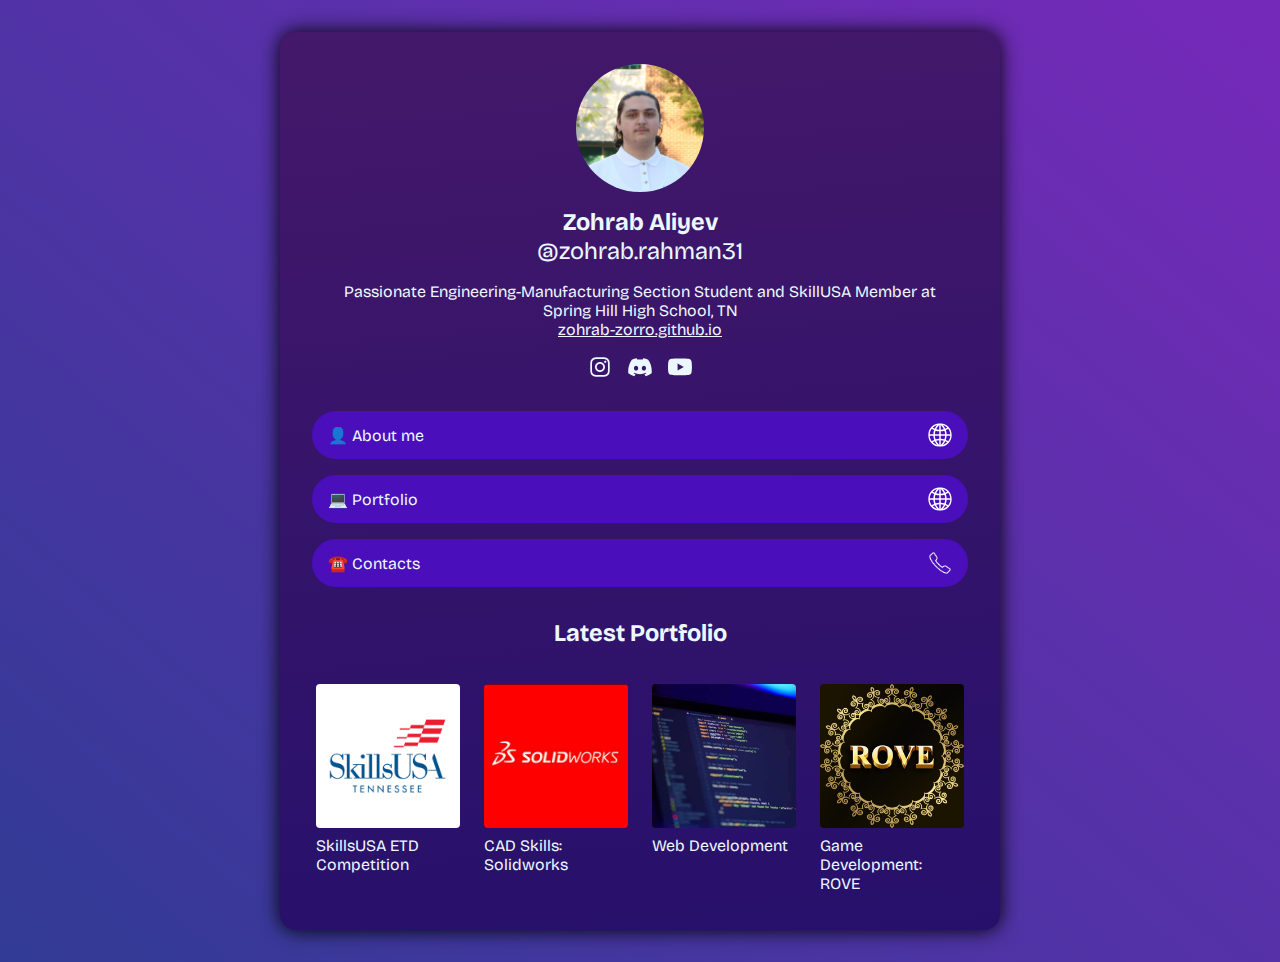
<file: index.html>
<!doctype html>
<html
  lang="en"
  data-ws-project="9afd2018-5463-4b38-8223-ac4e0891d439"
  data-ws-last-published="2025-04-26T01:32:35.537Z"
>
  <head>
    <link
      rel="stylesheet"
      type="text/css"
      href="/assets/static/app_generated_index-6937cd5a.PgzBhEuE.css"
    />
    <meta charset="UTF-8" />
    <meta name="viewport" content="width=device-width,initial-scale=1" />
    <meta property="og:url" content="https://url/" />
    <title>Home</title>
    <meta property="og:title" content="Home" />
    <meta property="og:type" content="website" />
    <meta property="og:site_name" content="Zohrab Aliyev Site" />
    <link rel="icon" href="/assets/LOGO_HQysJpsYsZ4zYkjptKBI4.png" />
    <link
      rel="preload"
      href="/assets/BricolageGrotesque-VariableFont_opsz_wdth_wght_02oMRdjqVqw6czlsLz_3e.ttf"
      as="font"
      crossorigin="anonymous"
    />
    <script type="application/ld+json">
      {
        "@context": "https://schema.org",
        "@type": "WebSite",
        "name": "Zohrab Aliyev Site",
        "url": "https://url"
      }
    </script>
  </head>
  <body
    id=""
    class="w-body c1mg6tps c3earxe c6r1ezt c1vic9f c1550vg8 c1jcrm00 clfg0f2 c1rt2muq cv1t8xg chschf1 cpue2vi c1pamho5 c9uy8ix c42rsv0"
  >
    <div
      id=""
      class="w-box cyipvbi c1no1bun czmyur c7eym0q cosd95r cjr2vdl c1ue03rr c1w9zzp1"
    >
      <div
        class="w-box cbxtyh4 cxnwabk ct3llrj cpfea1d c1tg7kyf c1yp33pv cl6onog c1mykqmw c1j34mkn cbb649g c1l9zozb c1bs0whe ch0smcm c1rj9zhw cosd95r c1pn5g4l ch8gdh4 cv1t8xg chschf1 cpue2vi c1pamho5 c9uy8ix c1ue03rr c42rsv0 c1ccx8za c1v31wlf cnoxiqr cj8r81m"
      >
        <div class="w-box cpfea1d c1j34mkn cbb649g cyah3ou cmfw54z">
          <div
            class="w-box c2qv4r3 c1rgto2x c1hhqkfx c1ug851f c1eoaov8 cinhzvn c1i0f0jo c1vbxcsq c13aupyd"
          >
            <img
              alt=""
              width="1043"
              height="1043"
              src="/assets/IMG_5729(1)_1QfFeEwSdMm-dLOGTp-py.JPG"
              class="w-image carjqp0 clscpyb cven7yl"
              sizes="100vw"
              srcset="
                /assets/IMG_5729(1)_1QfFeEwSdMm-dLOGTp-py.JPG   16w,
                /assets/IMG_5729(1)_1QfFeEwSdMm-dLOGTp-py.JPG   32w,
                /assets/IMG_5729(1)_1QfFeEwSdMm-dLOGTp-py.JPG   48w,
                /assets/IMG_5729(1)_1QfFeEwSdMm-dLOGTp-py.JPG   64w,
                /assets/IMG_5729(1)_1QfFeEwSdMm-dLOGTp-py.JPG   96w,
                /assets/IMG_5729(1)_1QfFeEwSdMm-dLOGTp-py.JPG  128w,
                /assets/IMG_5729(1)_1QfFeEwSdMm-dLOGTp-py.JPG  256w,
                /assets/IMG_5729(1)_1QfFeEwSdMm-dLOGTp-py.JPG  384w,
                /assets/IMG_5729(1)_1QfFeEwSdMm-dLOGTp-py.JPG  640w,
                /assets/IMG_5729(1)_1QfFeEwSdMm-dLOGTp-py.JPG  750w,
                /assets/IMG_5729(1)_1QfFeEwSdMm-dLOGTp-py.JPG  828w,
                /assets/IMG_5729(1)_1QfFeEwSdMm-dLOGTp-py.JPG 1080w,
                /assets/IMG_5729(1)_1QfFeEwSdMm-dLOGTp-py.JPG 1200w,
                /assets/IMG_5729(1)_1QfFeEwSdMm-dLOGTp-py.JPG 1920w,
                /assets/IMG_5729(1)_1QfFeEwSdMm-dLOGTp-py.JPG 2048w,
                /assets/IMG_5729(1)_1QfFeEwSdMm-dLOGTp-py.JPG 3840w
              "
              decoding="async"
              loading="lazy"
            />
          </div>
          <div class="w-box c1u38zco c1iapu3e">
            <h1 class="w-heading cm9705b c1fpwhyl c131ga1t">Zohrab Aliyev</h1>
            <div class="w-text cm9705b">@zohrab.rahman31</div>
          </div>
          <div class="w-box c1u38zco c1iapu3e">
            <p class="w-paragraph c1fpwhyl c131ga1t">
              Passionate Engineering-Manufacturing Section Student and SkillUSA
              Member at<br />Spring Hill High School, TN
            </p>
            <a href="https://zohrab-zorro.github.io/" class="w-link czmyur"
              >zohrab-zorro.github.io</a
            >
          </div>
          <div class="w-box cexq6uz c1l9zozb cpfea1d cyah3ou cmfw54z">
            <a
              target="_blank"
              href="https://www.instagram.com/zohrab.rahman31/"
              class="w-link clx3ay c224fry c1wh08um czmyur"
              ><div class="w-html-embed">
                <svg
                  xmlns="http://www.w3.org/2000/svg"
                  width="100%"
                  height="100%"
                  viewBox="0 0 32 32"
                  fill="none"
                >
                  <path
                    fill-rule="evenodd"
                    clip-rule="evenodd"
                    d="M16 9.32426C12.313 9.32426 9.32426 12.313 9.32426 16C9.32426 19.6868 12.313 22.6756 16 22.6756C19.6868 22.6756 22.6756 19.6868 22.6756 16C22.6756 12.313 19.6868 9.32426 16 9.32426ZM16 20.3333C13.6067 20.3333 11.6666 18.3932 11.6666 16C11.6666 13.6067 13.6067 11.6666 16 11.6666C18.3932 11.6666 20.3333 13.6067 20.3333 16C20.3333 18.3932 18.3932 20.3333 16 20.3333Z"
                    fill="currentcolor"
                  ></path>
                  <path
                    d="M22.9422 10.6203C23.8038 10.6203 24.5023 9.92187 24.5023 9.06029C24.5023 8.19872 23.8038 7.50032 22.9422 7.50032C22.0807 7.50032 21.3822 8.19872 21.3822 9.06029C21.3822 9.92187 22.0807 10.6203 22.9422 10.6203Z"
                    fill="currentcolor"
                  ></path>
                  <path
                    fill-rule="evenodd"
                    clip-rule="evenodd"
                    d="M16 3C12.4694 3 12.0267 3.01497 10.6401 3.07823C9.25642 3.14139 8.3114 3.36112 7.48445 3.68251C6.62959 4.01473 5.90461 4.45925 5.1819 5.18195C4.45919 5.90466 4.01468 6.62964 3.68246 7.48451C3.36107 8.3114 3.14134 9.25642 3.07818 10.6401C3.01491 12.0267 3 12.4694 3 16C3 19.5306 3.01491 19.9733 3.07818 21.3599C3.14134 22.7436 3.36107 23.6886 3.68246 24.5155C4.01468 25.3704 4.45919 26.0953 5.1819 26.8181C5.90461 27.5408 6.62959 27.9853 7.48445 28.3175C8.3114 28.6389 9.25642 28.8587 10.6401 28.9218C12.0267 28.985 12.4694 29 16 29C19.5306 29 19.9733 28.985 21.3599 28.9218C22.7436 28.8587 23.6886 28.6389 24.5155 28.3175C25.3704 27.9853 26.0953 27.5408 26.8181 26.8181C27.5408 26.0953 27.9853 25.3704 28.3175 24.5155C28.6389 23.6886 28.8587 22.7436 28.9218 21.3599C28.985 19.9733 29 19.5306 29 16C29 12.4694 28.985 12.0267 28.9218 10.6401C28.8587 9.25642 28.6389 8.3114 28.3175 7.48451C27.9853 6.62964 27.5408 5.90466 26.8181 5.18195C26.0953 4.45925 25.3704 4.01473 24.5155 3.68251C23.6886 3.36112 22.7436 3.14139 21.3599 3.07823C19.9733 3.01497 19.5306 3 16 3ZM16 5.34239C19.4711 5.34239 19.8823 5.3556 21.2531 5.41814C22.5206 5.47599 23.2089 5.68777 23.667 5.86575C24.2738 6.10158 24.7069 6.38334 25.1618 6.83822C25.6167 7.29311 25.8984 7.72622 26.1342 8.33297C26.3123 8.79106 26.5241 9.4794 26.5819 10.7469C26.6444 12.1177 26.6577 12.5289 26.6577 16C26.6577 19.4711 26.6444 19.8823 26.5819 21.2531C26.5241 22.5206 26.3123 23.2089 26.1342 23.667C25.8984 24.2738 25.6167 24.7069 25.1618 25.1618C24.7069 25.6167 24.2738 25.8984 23.667 26.1342C23.2089 26.3123 22.5206 26.5241 21.2531 26.5819C19.8825 26.6444 19.4714 26.6577 16 26.6577C12.5286 26.6577 12.1175 26.6444 10.7469 26.5819C9.4794 26.5241 8.79106 26.3123 8.33297 26.1342C7.72617 25.8984 7.29311 25.6167 6.83817 25.1618C6.38329 24.7069 6.10153 24.2738 5.86575 23.667C5.68772 23.2089 5.47594 22.5206 5.41809 21.2531C5.35555 19.8823 5.34234 19.4711 5.34234 16C5.34234 12.5289 5.35555 12.1177 5.41809 10.7469C5.47594 9.4794 5.68772 8.79106 5.86575 8.33297C6.10153 7.72622 6.38329 7.29311 6.83817 6.83822C7.29311 6.38334 7.72617 6.10158 8.33297 5.86575C8.79106 5.68777 9.4794 5.47599 10.7469 5.41814C12.1177 5.3556 12.5289 5.34239 16 5.34239Z"
                    fill="currentcolor"
                  ></path>
                </svg></div></a
            ><a
              target="_blank"
              href="https://discord.com/users/682249328403939366"
              class="w-link clx3ay c224fry c1wh08um czmyur"
              ><div class="w-html-embed">
                <svg
                  xmlns="http://www.w3.org/2000/svg"
                  width="100%"
                  height="100%"
                  viewBox="0 0 32 32"
                  fill="none"
                >
                  <path
                    d="M26.9055 6.45923C24.8411 5.5141 22.6617 4.8436 20.4232 4.46484C20.1168 5.01247 19.8396 5.5759 19.5928 6.15278C17.2082 5.79345 14.7833 5.79345 12.3987 6.15278C12.1517 5.57596 11.8745 5.01253 11.5683 4.46484C9.32824 4.8468 7.14745 5.51889 5.08099 6.46417C0.978546 12.5338 -0.133562 18.4527 0.422492 24.2876C2.82499 26.0626 5.51407 27.4126 8.37286 28.2788C9.01658 27.413 9.58618 26.4945 10.0756 25.5331C9.14599 25.1859 8.24865 24.7575 7.39418 24.253C7.61907 24.0898 7.83905 23.9218 8.05159 23.7587C10.538 24.928 13.2518 25.5342 15.9994 25.5342C18.7471 25.5342 21.4609 24.928 23.9473 23.7587C24.1623 23.9342 24.3822 24.1022 24.6047 24.253C23.7485 24.7584 22.8496 25.1875 21.9183 25.5356C22.4072 26.4965 22.9768 27.4143 23.6211 28.2788C26.4823 27.4161 29.1735 26.0668 31.5764 24.29C32.2288 17.5234 30.4618 11.659 26.9055 6.45923ZM10.7799 20.6992C9.23038 20.6992 7.95023 19.293 7.95023 17.563C7.95023 15.833 9.18588 14.4145 10.775 14.4145C12.3641 14.4145 13.6343 15.833 13.6072 17.563C13.58 19.293 12.3591 20.6992 10.7799 20.6992ZM21.2189 20.6992C19.6669 20.6992 18.3917 19.293 18.3917 17.563C18.3917 15.833 19.6274 14.4145 21.2189 14.4145C22.8104 14.4145 24.0709 15.833 24.0437 17.563C24.0165 19.293 22.7981 20.6992 21.2189 20.6992Z"
                    fill="currentcolor
"
                  ></path>
                </svg></div></a
            ><a
              target="_blank"
              href="https://www.youtube.com/@thatinfiniteguy"
              class="w-link clx3ay c224fry c1wh08um czmyur"
              ><div class="w-html-embed">
                <svg
                  xmlns="http://www.w3.org/2000/svg"
                  width="100%"
                  height="100%"
                  viewBox="0 0 32 32"
                  fill="none"
                >
                  <path
                    d="M31.281 8.28904C31.9488 10.7806 31.9488 15.979 31.9488 15.979C31.9488 15.979 31.9488 21.1774 31.281 23.6687C30.9136 25.0433 29.8311 26.126 28.4565 26.4934C25.9648 27.1608 15.9743 27.1608 15.9743 27.1608C15.9743 27.1608 5.98369 27.1608 3.49191 26.4934C2.11755 26.126 1.03486 25.0433 0.667456 23.6687C0 21.1774 0 15.979 0 15.979C0 15.979 0 10.7806 0.667456 8.28904C1.03486 6.91443 2.11755 5.83198 3.49191 5.46458C5.98369 4.79688 15.9743 4.79688 15.9743 4.79688C15.9743 4.79688 25.9648 4.79688 28.4565 5.46458C29.8311 5.83198 30.9136 6.91443 31.281 8.28904ZM12.7792 20.7714L21.0795 15.979L12.7792 11.1867V20.7714Z"
                    fill="currentcolor
"
                  ></path>
                </svg></div
            ></a>
          </div>
        </div>
        <div class="w-box carjqp0 cyah3ou cmfw54z cpfea1d c1j34mkn">
          <a
            href="/copy-1"
            class="w-link carjqp0 c1hhqkfx c1ug851f c1eoaov8 cinhzvn c11jcwdk c1c3pl87 ca2i7zn c1eh6794 czmyur c1qqq93e cpfea1d cbb649g cxpk9oa c1uwp9aj c1ccx8za c1v31wlf c1uvl01b"
            ><div class="w-text">👤 About me</div>
            <img
              alt=""
              src="/assets/website_icon__VNN0-Jy3_EVqxGWLDLwI.svg"
              class="w-image c224fry c1wh08um c1h5zulr c1rh1uuk"
              sizes="(min-width: 1280px) 50vw, 100vw"
              srcset="
                /assets/website_icon__VNN0-Jy3_EVqxGWLDLwI.svg  384w,
                /assets/website_icon__VNN0-Jy3_EVqxGWLDLwI.svg  640w,
                /assets/website_icon__VNN0-Jy3_EVqxGWLDLwI.svg  750w,
                /assets/website_icon__VNN0-Jy3_EVqxGWLDLwI.svg  828w,
                /assets/website_icon__VNN0-Jy3_EVqxGWLDLwI.svg 1080w,
                /assets/website_icon__VNN0-Jy3_EVqxGWLDLwI.svg 1200w,
                /assets/website_icon__VNN0-Jy3_EVqxGWLDLwI.svg 1920w,
                /assets/website_icon__VNN0-Jy3_EVqxGWLDLwI.svg 2048w,
                /assets/website_icon__VNN0-Jy3_EVqxGWLDLwI.svg 3840w
              "
              decoding="async"
              loading="lazy" /></a
          ><a
            href="/old-home"
            class="w-link carjqp0 c1hhqkfx c1ug851f c1eoaov8 cinhzvn c11jcwdk c1c3pl87 ca2i7zn c1eh6794 czmyur c1qqq93e cpfea1d cbb649g cxpk9oa c1uwp9aj c1ccx8za c1v31wlf c1uvl01b c1jglg7z c1i4rh9e"
            ><div class="w-text">💻 Portfolio</div>
            <img
              alt=""
              src="/assets/website_icon__VNN0-Jy3_EVqxGWLDLwI.svg"
              class="w-image c224fry c1wh08um c1h5zulr c1rh1uuk"
              sizes="(min-width: 1280px) 50vw, 100vw"
              srcset="
                /assets/website_icon__VNN0-Jy3_EVqxGWLDLwI.svg  384w,
                /assets/website_icon__VNN0-Jy3_EVqxGWLDLwI.svg  640w,
                /assets/website_icon__VNN0-Jy3_EVqxGWLDLwI.svg  750w,
                /assets/website_icon__VNN0-Jy3_EVqxGWLDLwI.svg  828w,
                /assets/website_icon__VNN0-Jy3_EVqxGWLDLwI.svg 1080w,
                /assets/website_icon__VNN0-Jy3_EVqxGWLDLwI.svg 1200w,
                /assets/website_icon__VNN0-Jy3_EVqxGWLDLwI.svg 1920w,
                /assets/website_icon__VNN0-Jy3_EVqxGWLDLwI.svg 2048w,
                /assets/website_icon__VNN0-Jy3_EVqxGWLDLwI.svg 3840w
              "
              decoding="async"
              loading="lazy" /></a
          ><a
            href="/copy-1/copy-1"
            class="w-link carjqp0 c1hhqkfx c1ug851f c1eoaov8 cinhzvn c11jcwdk c1c3pl87 ca2i7zn c1eh6794 czmyur c1qqq93e cpfea1d cbb649g cxpk9oa c1uwp9aj c1ccx8za c1v31wlf c1uvl01b c1jglg7z c1i4rh9e"
            ><div class="w-text">☎️ Contacts</div>
            <img
              alt=""
              width="65"
              height="65"
              src="/assets/icons8-phone-65_9VA9SVWMA90U8XSt4Xj-f.png"
              class="w-image c224fry c1wh08um c1h5zulr c1rh1uuk"
              sizes="100vw"
              srcset="
                /assets/icons8-phone-65_9VA9SVWMA90U8XSt4Xj-f.png  16w,
                /assets/icons8-phone-65_9VA9SVWMA90U8XSt4Xj-f.png  32w,
                /assets/icons8-phone-65_9VA9SVWMA90U8XSt4Xj-f.png  48w,
                /assets/icons8-phone-65_9VA9SVWMA90U8XSt4Xj-f.png  64w,
                /assets/icons8-phone-65_9VA9SVWMA90U8XSt4Xj-f.png  96w,
                /assets/icons8-phone-65_9VA9SVWMA90U8XSt4Xj-f.png 128w,
                /assets/icons8-phone-65_9VA9SVWMA90U8XSt4Xj-f.png 256w
              "
              decoding="async"
              loading="lazy"
          /></a>
        </div>
        <h1 class="w-heading c1fpwhyl c131ga1t cm9705b">Latest Portfolio</h1>
        <div class="w-box c1my3inh cpfea1d cyah3ou cmfw54z c1l21o66">
          <div class="w-box cpfea1d carjqp0 cyah3ou cmfw54z">
            <a
              class="w-link carjqp0 cpfea1d c1j34mkn c1fedqnm c1lb62dv c1qqq93e czmyur c1rvkckd c1fafhxf c1yvcq1z c6d8umj cggr008 c1uvl01b"
              href="#"
              ><div
                class="w-box c1i0f0jo c1vbxcsq clebk7y c1ms7bcm c1sie2lo c1189b0a"
              >
                <img
                  alt=""
                  width="712"
                  height="712"
                  src="/assets/SkillsUSA_Tennessee_2-color_xqRpvfLNvvsSd6Q5meEgO.png"
                  class="w-image cven7yl carjqp0 clscpyb cghbf65"
                  sizes="100vw"
                  srcset="
                    /assets/SkillsUSA_Tennessee_2-color_xqRpvfLNvvsSd6Q5meEgO.png   16w,
                    /assets/SkillsUSA_Tennessee_2-color_xqRpvfLNvvsSd6Q5meEgO.png   32w,
                    /assets/SkillsUSA_Tennessee_2-color_xqRpvfLNvvsSd6Q5meEgO.png   48w,
                    /assets/SkillsUSA_Tennessee_2-color_xqRpvfLNvvsSd6Q5meEgO.png   64w,
                    /assets/SkillsUSA_Tennessee_2-color_xqRpvfLNvvsSd6Q5meEgO.png   96w,
                    /assets/SkillsUSA_Tennessee_2-color_xqRpvfLNvvsSd6Q5meEgO.png  128w,
                    /assets/SkillsUSA_Tennessee_2-color_xqRpvfLNvvsSd6Q5meEgO.png  256w,
                    /assets/SkillsUSA_Tennessee_2-color_xqRpvfLNvvsSd6Q5meEgO.png  384w,
                    /assets/SkillsUSA_Tennessee_2-color_xqRpvfLNvvsSd6Q5meEgO.png  640w,
                    /assets/SkillsUSA_Tennessee_2-color_xqRpvfLNvvsSd6Q5meEgO.png  750w,
                    /assets/SkillsUSA_Tennessee_2-color_xqRpvfLNvvsSd6Q5meEgO.png  828w,
                    /assets/SkillsUSA_Tennessee_2-color_xqRpvfLNvvsSd6Q5meEgO.png 1080w,
                    /assets/SkillsUSA_Tennessee_2-color_xqRpvfLNvvsSd6Q5meEgO.png 1200w,
                    /assets/SkillsUSA_Tennessee_2-color_xqRpvfLNvvsSd6Q5meEgO.png 1920w
                  "
                  decoding="async"
                  loading="lazy"
                />
              </div>
              <div class="w-text cnqd0pq">SkillsUSA ETD Competition</div></a
            ><a
              class="w-link carjqp0 cpfea1d c1j34mkn c1fedqnm c1lb62dv c1qqq93e czmyur c1rvkckd c1fafhxf c1yvcq1z c6d8umj cggr008 c1uvl01b"
              href="#"
              ><div
                class="w-box c1i0f0jo c1vbxcsq clebk7y c1ms7bcm c1sie2lo c1189b0a"
              >
                <img
                  alt=""
                  width="670"
                  height="623"
                  src="/assets/solidworks-3d-cad-software_zLjnClvn0Nkqc1gSerG3i.png"
                  class="w-image cven7yl carjqp0 clscpyb cghbf65"
                  sizes="100vw"
                  srcset="
                    /assets/solidworks-3d-cad-software_zLjnClvn0Nkqc1gSerG3i.png   16w,
                    /assets/solidworks-3d-cad-software_zLjnClvn0Nkqc1gSerG3i.png   32w,
                    /assets/solidworks-3d-cad-software_zLjnClvn0Nkqc1gSerG3i.png   48w,
                    /assets/solidworks-3d-cad-software_zLjnClvn0Nkqc1gSerG3i.png   64w,
                    /assets/solidworks-3d-cad-software_zLjnClvn0Nkqc1gSerG3i.png   96w,
                    /assets/solidworks-3d-cad-software_zLjnClvn0Nkqc1gSerG3i.png  128w,
                    /assets/solidworks-3d-cad-software_zLjnClvn0Nkqc1gSerG3i.png  256w,
                    /assets/solidworks-3d-cad-software_zLjnClvn0Nkqc1gSerG3i.png  384w,
                    /assets/solidworks-3d-cad-software_zLjnClvn0Nkqc1gSerG3i.png  640w,
                    /assets/solidworks-3d-cad-software_zLjnClvn0Nkqc1gSerG3i.png  750w,
                    /assets/solidworks-3d-cad-software_zLjnClvn0Nkqc1gSerG3i.png  828w,
                    /assets/solidworks-3d-cad-software_zLjnClvn0Nkqc1gSerG3i.png 1080w,
                    /assets/solidworks-3d-cad-software_zLjnClvn0Nkqc1gSerG3i.png 1200w,
                    /assets/solidworks-3d-cad-software_zLjnClvn0Nkqc1gSerG3i.png 1920w
                  "
                  decoding="async"
                  loading="lazy"
                />
              </div>
              <div class="w-text cnqd0pq">CAD Skills: Solidworks</div></a
            >
          </div>
          <div class="w-box cpfea1d carjqp0 cyah3ou cmfw54z">
            <a
              class="w-link carjqp0 cpfea1d c1j34mkn c1fedqnm c1lb62dv c1qqq93e czmyur c1rvkckd c1fafhxf c1yvcq1z c6d8umj cggr008 c1uvl01b"
              href="#"
              ><div
                class="w-box c1i0f0jo c1vbxcsq clebk7y c1ms7bcm c1sie2lo c1189b0a"
              >
                <img
                  alt=""
                  width="800"
                  height="450"
                  src="/assets/the-best-way-to-learn-web-development-in-2022-without-getting-stuck_bScU6A8wBhOlNi_Y7E1wd.jpg"
                  class="w-image cven7yl carjqp0 clscpyb cghbf65"
                  sizes="100vw"
                  srcset="
                    /assets/the-best-way-to-learn-web-development-in-2022-without-getting-stuck_bScU6A8wBhOlNi_Y7E1wd.jpg   16w,
                    /assets/the-best-way-to-learn-web-development-in-2022-without-getting-stuck_bScU6A8wBhOlNi_Y7E1wd.jpg   32w,
                    /assets/the-best-way-to-learn-web-development-in-2022-without-getting-stuck_bScU6A8wBhOlNi_Y7E1wd.jpg   48w,
                    /assets/the-best-way-to-learn-web-development-in-2022-without-getting-stuck_bScU6A8wBhOlNi_Y7E1wd.jpg   64w,
                    /assets/the-best-way-to-learn-web-development-in-2022-without-getting-stuck_bScU6A8wBhOlNi_Y7E1wd.jpg   96w,
                    /assets/the-best-way-to-learn-web-development-in-2022-without-getting-stuck_bScU6A8wBhOlNi_Y7E1wd.jpg  128w,
                    /assets/the-best-way-to-learn-web-development-in-2022-without-getting-stuck_bScU6A8wBhOlNi_Y7E1wd.jpg  256w,
                    /assets/the-best-way-to-learn-web-development-in-2022-without-getting-stuck_bScU6A8wBhOlNi_Y7E1wd.jpg  384w,
                    /assets/the-best-way-to-learn-web-development-in-2022-without-getting-stuck_bScU6A8wBhOlNi_Y7E1wd.jpg  640w,
                    /assets/the-best-way-to-learn-web-development-in-2022-without-getting-stuck_bScU6A8wBhOlNi_Y7E1wd.jpg  750w,
                    /assets/the-best-way-to-learn-web-development-in-2022-without-getting-stuck_bScU6A8wBhOlNi_Y7E1wd.jpg  828w,
                    /assets/the-best-way-to-learn-web-development-in-2022-without-getting-stuck_bScU6A8wBhOlNi_Y7E1wd.jpg 1080w,
                    /assets/the-best-way-to-learn-web-development-in-2022-without-getting-stuck_bScU6A8wBhOlNi_Y7E1wd.jpg 1200w,
                    /assets/the-best-way-to-learn-web-development-in-2022-without-getting-stuck_bScU6A8wBhOlNi_Y7E1wd.jpg 1920w
                  "
                  decoding="async"
                  loading="lazy"
                />
              </div>
              <div class="w-text cnqd0pq">Web Development</div></a
            ><a
              class="w-link carjqp0 cpfea1d c1j34mkn c1fedqnm c1lb62dv c1qqq93e czmyur c1rvkckd c1fafhxf c1yvcq1z c6d8umj cggr008 c1uvl01b"
              href="#"
              ><div
                class="w-box c1i0f0jo c1vbxcsq clebk7y c1ms7bcm c1sie2lo c1189b0a"
              >
                <img
                  alt=""
                  width="512"
                  height="512"
                  src="/assets/Icon1_ZGZumTFb7kh_15UBVsfuI.png"
                  class="w-image cven7yl carjqp0 clscpyb cghbf65"
                  sizes="100vw"
                  srcset="
                    /assets/Icon1_ZGZumTFb7kh_15UBVsfuI.png   16w,
                    /assets/Icon1_ZGZumTFb7kh_15UBVsfuI.png   32w,
                    /assets/Icon1_ZGZumTFb7kh_15UBVsfuI.png   48w,
                    /assets/Icon1_ZGZumTFb7kh_15UBVsfuI.png   64w,
                    /assets/Icon1_ZGZumTFb7kh_15UBVsfuI.png   96w,
                    /assets/Icon1_ZGZumTFb7kh_15UBVsfuI.png  128w,
                    /assets/Icon1_ZGZumTFb7kh_15UBVsfuI.png  256w,
                    /assets/Icon1_ZGZumTFb7kh_15UBVsfuI.png  384w,
                    /assets/Icon1_ZGZumTFb7kh_15UBVsfuI.png  640w,
                    /assets/Icon1_ZGZumTFb7kh_15UBVsfuI.png  750w,
                    /assets/Icon1_ZGZumTFb7kh_15UBVsfuI.png  828w,
                    /assets/Icon1_ZGZumTFb7kh_15UBVsfuI.png 1080w
                  "
                  decoding="async"
                  loading="lazy"
                />
              </div>
              <div class="w-text cnqd0pq">Game Development: ROVE</div></a
            >
          </div>
        </div>
      </div>
    </div>
    <script id="vike_pageContext" type="application/json">
      {
        "_urlRewrite": null,
        "pageId": "/pages/index",
        "routeParams": {},
        "data": {
          "url": "https://url/",
          "system": { "params": {}, "search": {}, "origin": "https://url" },
          "resources": {},
          "pageMeta": {
            "title": "Home",
            "description": "!undefined",
            "excludePageFromSearch": "!undefined",
            "language": "!undefined",
            "socialImageAssetName": "!undefined",
            "socialImageUrl": "!undefined",
            "status": "!undefined",
            "redirect": "!undefined",
            "custom": []
          }
        }
      }
    </script>
    <script
      src="/assets/entries/entry-server-routing.DXCp69ws.js"
      type="module"
      async
    ></script>
    <link
      rel="modulepreload"
      href="/assets/entries/pages_index.C9Eu5FNI.js"
      as="script"
      type="text/javascript"
    /><link
      rel="modulepreload"
      href="/assets/chunks/chunk-nCzQLaFx.js"
      as="script"
      type="text/javascript"
    />
  </body>
</html>
</file>
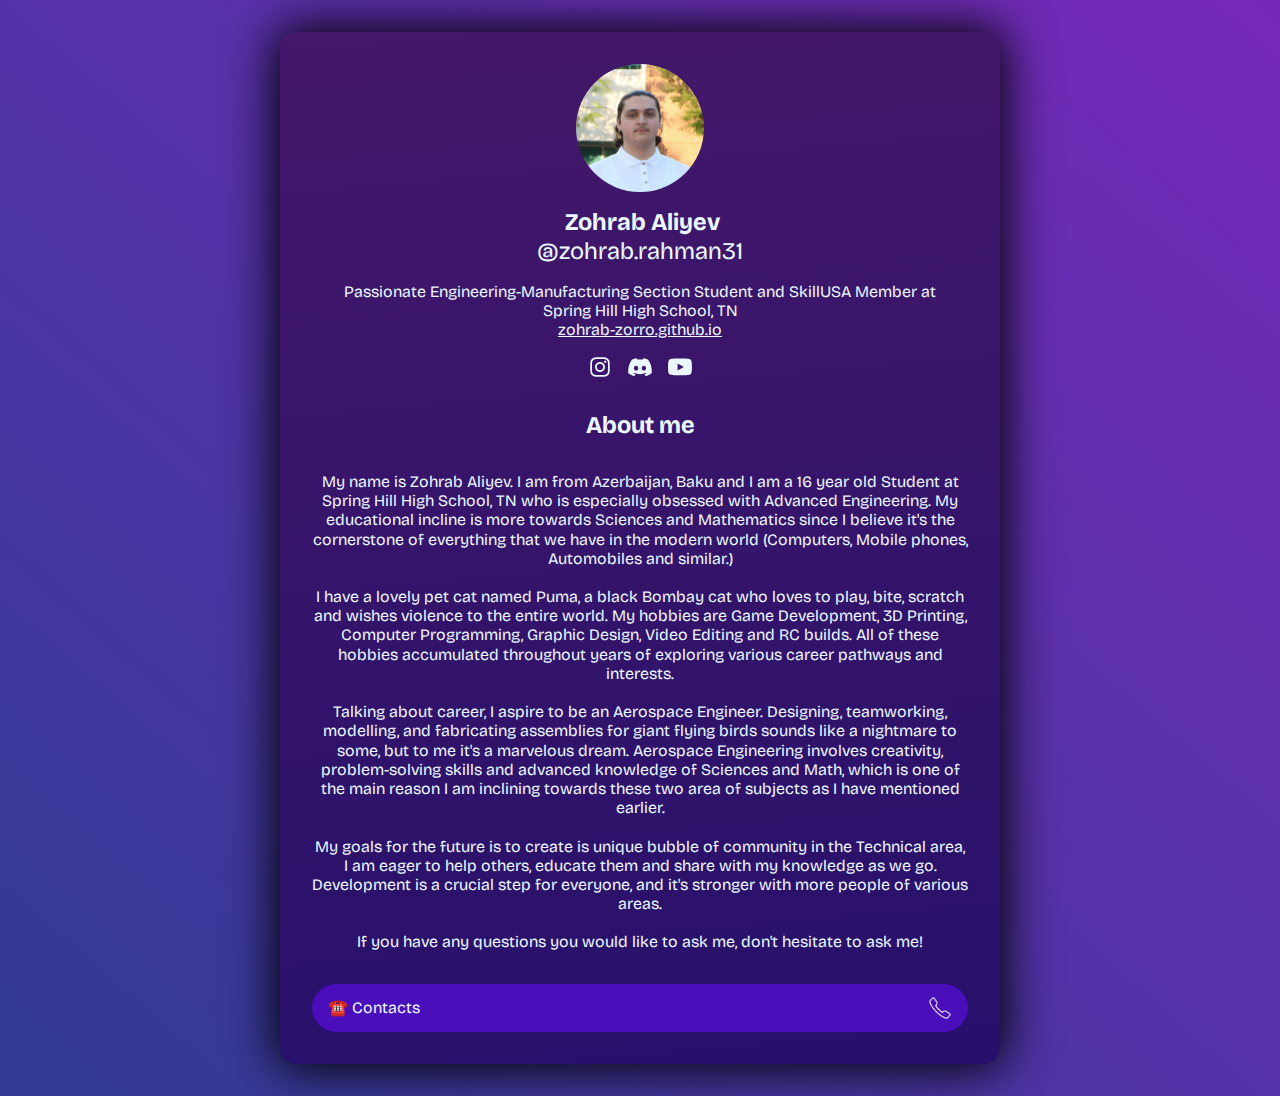
<file: copy-1/index.html>
<!doctype html>
<html
  lang="en"
  data-ws-project="9afd2018-5463-4b38-8223-ac4e0891d439"
  data-ws-last-published="2025-04-26T01:32:35.537Z"
>
  <head>
    <link
      rel="stylesheet"
      type="text/css"
      href="/assets/static/app_generated_index-6937cd5a.PgzBhEuE.css"
    />
    <meta charset="UTF-8" />
    <meta name="viewport" content="width=device-width,initial-scale=1" />
    <meta property="og:url" content="https://url/copy-1" />
    <title>Home</title>
    <meta property="og:title" content="Home" />
    <meta property="og:type" content="website" />
    <meta property="og:site_name" content="Zohrab Aliyev Site" />
    <link rel="icon" href="/assets/LOGO_HQysJpsYsZ4zYkjptKBI4.png" />
    <link
      rel="preload"
      href="/assets/BricolageGrotesque-VariableFont_opsz_wdth_wght_02oMRdjqVqw6czlsLz_3e.ttf"
      as="font"
      crossorigin="anonymous"
    />
    <script type="application/ld+json">
      {
        "@context": "https://schema.org",
        "@type": "WebSite",
        "name": "Zohrab Aliyev Site",
        "url": "https://url"
      }
    </script>
  </head>
  <body
    class="w-body c1mg6tps c3earxe c6r1ezt c1vic9f c1550vg8 c1jcrm00 clfg0f2 c1rt2muq cv1t8xg chschf1 cpue2vi c1pamho5 c9uy8ix c42rsv0"
  >
    <div class="w-box cyipvbi c1no1bun czmyur c7eym0q c1ue03rr c1w9zzp1">
      <div
        class="w-box cbxtyh4 cxnwabk ct3llrj cpfea1d c1tg7kyf c1yp33pv cl6onog c1mykqmw c1j34mkn cbb649g c1l9zozb c1872gdv ch0smcm c1rj9zhw cosd95r c1pn5g4l ch8gdh4 cv1t8xg chschf1 cpue2vi c1pamho5 c9uy8ix c1ue03rr c42rsv0 c1ccx8za c1v31wlf c1tmmpvr cj8r81m"
      >
        <div class="w-box cpfea1d c1j34mkn cbb649g cyah3ou cmfw54z">
          <div
            class="w-box c2qv4r3 c1rgto2x c1hhqkfx c1ug851f c1eoaov8 cinhzvn c1i0f0jo c1vbxcsq c13aupyd"
          >
            <img
              alt=""
              width="1043"
              height="1043"
              src="/assets/IMG_5729(1)_1QfFeEwSdMm-dLOGTp-py.JPG"
              class="w-image carjqp0 clscpyb cven7yl"
              sizes="100vw"
              srcset="
                /assets/IMG_5729(1)_1QfFeEwSdMm-dLOGTp-py.JPG   16w,
                /assets/IMG_5729(1)_1QfFeEwSdMm-dLOGTp-py.JPG   32w,
                /assets/IMG_5729(1)_1QfFeEwSdMm-dLOGTp-py.JPG   48w,
                /assets/IMG_5729(1)_1QfFeEwSdMm-dLOGTp-py.JPG   64w,
                /assets/IMG_5729(1)_1QfFeEwSdMm-dLOGTp-py.JPG   96w,
                /assets/IMG_5729(1)_1QfFeEwSdMm-dLOGTp-py.JPG  128w,
                /assets/IMG_5729(1)_1QfFeEwSdMm-dLOGTp-py.JPG  256w,
                /assets/IMG_5729(1)_1QfFeEwSdMm-dLOGTp-py.JPG  384w,
                /assets/IMG_5729(1)_1QfFeEwSdMm-dLOGTp-py.JPG  640w,
                /assets/IMG_5729(1)_1QfFeEwSdMm-dLOGTp-py.JPG  750w,
                /assets/IMG_5729(1)_1QfFeEwSdMm-dLOGTp-py.JPG  828w,
                /assets/IMG_5729(1)_1QfFeEwSdMm-dLOGTp-py.JPG 1080w,
                /assets/IMG_5729(1)_1QfFeEwSdMm-dLOGTp-py.JPG 1200w,
                /assets/IMG_5729(1)_1QfFeEwSdMm-dLOGTp-py.JPG 1920w,
                /assets/IMG_5729(1)_1QfFeEwSdMm-dLOGTp-py.JPG 2048w,
                /assets/IMG_5729(1)_1QfFeEwSdMm-dLOGTp-py.JPG 3840w
              "
              decoding="async"
              loading="lazy"
            />
          </div>
          <div class="w-box c1u38zco c1iapu3e">
            <h1 class="w-heading cm9705b c1fpwhyl c131ga1t">Zohrab Aliyev</h1>
            <div class="w-text cm9705b">@zohrab.rahman31</div>
          </div>
          <div class="w-box c1u38zco c1iapu3e">
            <p class="w-paragraph c1fpwhyl c131ga1t">
              Passionate Engineering-Manufacturing Section Student and SkillUSA
              Member at<br />Spring Hill High School, TN
            </p>
            <a href="https://zohrab-zorro.github.io/" class="w-link czmyur"
              >zohrab-zorro.github.io</a
            >
          </div>
          <div class="w-box cexq6uz c1l9zozb cpfea1d cyah3ou cmfw54z">
            <a
              target="_blank"
              href="https://www.instagram.com/zohrab.rahman31/"
              class="w-link clx3ay c224fry c1wh08um czmyur"
              ><div class="w-html-embed">
                <svg
                  xmlns="http://www.w3.org/2000/svg"
                  width="100%"
                  height="100%"
                  viewBox="0 0 32 32"
                  fill="none"
                >
                  <path
                    fill-rule="evenodd"
                    clip-rule="evenodd"
                    d="M16 9.32426C12.313 9.32426 9.32426 12.313 9.32426 16C9.32426 19.6868 12.313 22.6756 16 22.6756C19.6868 22.6756 22.6756 19.6868 22.6756 16C22.6756 12.313 19.6868 9.32426 16 9.32426ZM16 20.3333C13.6067 20.3333 11.6666 18.3932 11.6666 16C11.6666 13.6067 13.6067 11.6666 16 11.6666C18.3932 11.6666 20.3333 13.6067 20.3333 16C20.3333 18.3932 18.3932 20.3333 16 20.3333Z"
                    fill="currentcolor"
                  ></path>
                  <path
                    d="M22.9422 10.6203C23.8038 10.6203 24.5023 9.92187 24.5023 9.06029C24.5023 8.19872 23.8038 7.50032 22.9422 7.50032C22.0807 7.50032 21.3822 8.19872 21.3822 9.06029C21.3822 9.92187 22.0807 10.6203 22.9422 10.6203Z"
                    fill="currentcolor"
                  ></path>
                  <path
                    fill-rule="evenodd"
                    clip-rule="evenodd"
                    d="M16 3C12.4694 3 12.0267 3.01497 10.6401 3.07823C9.25642 3.14139 8.3114 3.36112 7.48445 3.68251C6.62959 4.01473 5.90461 4.45925 5.1819 5.18195C4.45919 5.90466 4.01468 6.62964 3.68246 7.48451C3.36107 8.3114 3.14134 9.25642 3.07818 10.6401C3.01491 12.0267 3 12.4694 3 16C3 19.5306 3.01491 19.9733 3.07818 21.3599C3.14134 22.7436 3.36107 23.6886 3.68246 24.5155C4.01468 25.3704 4.45919 26.0953 5.1819 26.8181C5.90461 27.5408 6.62959 27.9853 7.48445 28.3175C8.3114 28.6389 9.25642 28.8587 10.6401 28.9218C12.0267 28.985 12.4694 29 16 29C19.5306 29 19.9733 28.985 21.3599 28.9218C22.7436 28.8587 23.6886 28.6389 24.5155 28.3175C25.3704 27.9853 26.0953 27.5408 26.8181 26.8181C27.5408 26.0953 27.9853 25.3704 28.3175 24.5155C28.6389 23.6886 28.8587 22.7436 28.9218 21.3599C28.985 19.9733 29 19.5306 29 16C29 12.4694 28.985 12.0267 28.9218 10.6401C28.8587 9.25642 28.6389 8.3114 28.3175 7.48451C27.9853 6.62964 27.5408 5.90466 26.8181 5.18195C26.0953 4.45925 25.3704 4.01473 24.5155 3.68251C23.6886 3.36112 22.7436 3.14139 21.3599 3.07823C19.9733 3.01497 19.5306 3 16 3ZM16 5.34239C19.4711 5.34239 19.8823 5.3556 21.2531 5.41814C22.5206 5.47599 23.2089 5.68777 23.667 5.86575C24.2738 6.10158 24.7069 6.38334 25.1618 6.83822C25.6167 7.29311 25.8984 7.72622 26.1342 8.33297C26.3123 8.79106 26.5241 9.4794 26.5819 10.7469C26.6444 12.1177 26.6577 12.5289 26.6577 16C26.6577 19.4711 26.6444 19.8823 26.5819 21.2531C26.5241 22.5206 26.3123 23.2089 26.1342 23.667C25.8984 24.2738 25.6167 24.7069 25.1618 25.1618C24.7069 25.6167 24.2738 25.8984 23.667 26.1342C23.2089 26.3123 22.5206 26.5241 21.2531 26.5819C19.8825 26.6444 19.4714 26.6577 16 26.6577C12.5286 26.6577 12.1175 26.6444 10.7469 26.5819C9.4794 26.5241 8.79106 26.3123 8.33297 26.1342C7.72617 25.8984 7.29311 25.6167 6.83817 25.1618C6.38329 24.7069 6.10153 24.2738 5.86575 23.667C5.68772 23.2089 5.47594 22.5206 5.41809 21.2531C5.35555 19.8823 5.34234 19.4711 5.34234 16C5.34234 12.5289 5.35555 12.1177 5.41809 10.7469C5.47594 9.4794 5.68772 8.79106 5.86575 8.33297C6.10153 7.72622 6.38329 7.29311 6.83817 6.83822C7.29311 6.38334 7.72617 6.10158 8.33297 5.86575C8.79106 5.68777 9.4794 5.47599 10.7469 5.41814C12.1177 5.3556 12.5289 5.34239 16 5.34239Z"
                    fill="currentcolor"
                  ></path>
                </svg></div></a
            ><a
              target="_blank"
              href="https://discord.com/users/682249328403939366"
              class="w-link clx3ay c224fry c1wh08um czmyur"
              ><div class="w-html-embed">
                <svg
                  xmlns="http://www.w3.org/2000/svg"
                  width="100%"
                  height="100%"
                  viewBox="0 0 32 32"
                  fill="none"
                >
                  <path
                    d="M26.9055 6.45923C24.8411 5.5141 22.6617 4.8436 20.4232 4.46484C20.1168 5.01247 19.8396 5.5759 19.5928 6.15278C17.2082 5.79345 14.7833 5.79345 12.3987 6.15278C12.1517 5.57596 11.8745 5.01253 11.5683 4.46484C9.32824 4.8468 7.14745 5.51889 5.08099 6.46417C0.978546 12.5338 -0.133562 18.4527 0.422492 24.2876C2.82499 26.0626 5.51407 27.4126 8.37286 28.2788C9.01658 27.413 9.58618 26.4945 10.0756 25.5331C9.14599 25.1859 8.24865 24.7575 7.39418 24.253C7.61907 24.0898 7.83905 23.9218 8.05159 23.7587C10.538 24.928 13.2518 25.5342 15.9994 25.5342C18.7471 25.5342 21.4609 24.928 23.9473 23.7587C24.1623 23.9342 24.3822 24.1022 24.6047 24.253C23.7485 24.7584 22.8496 25.1875 21.9183 25.5356C22.4072 26.4965 22.9768 27.4143 23.6211 28.2788C26.4823 27.4161 29.1735 26.0668 31.5764 24.29C32.2288 17.5234 30.4618 11.659 26.9055 6.45923ZM10.7799 20.6992C9.23038 20.6992 7.95023 19.293 7.95023 17.563C7.95023 15.833 9.18588 14.4145 10.775 14.4145C12.3641 14.4145 13.6343 15.833 13.6072 17.563C13.58 19.293 12.3591 20.6992 10.7799 20.6992ZM21.2189 20.6992C19.6669 20.6992 18.3917 19.293 18.3917 17.563C18.3917 15.833 19.6274 14.4145 21.2189 14.4145C22.8104 14.4145 24.0709 15.833 24.0437 17.563C24.0165 19.293 22.7981 20.6992 21.2189 20.6992Z"
                    fill="currentcolor
"
                  ></path>
                </svg></div></a
            ><a
              target="_blank"
              href="https://www.youtube.com/@thatinfiniteguy"
              class="w-link clx3ay c224fry c1wh08um czmyur"
              ><div class="w-html-embed">
                <svg
                  xmlns="http://www.w3.org/2000/svg"
                  width="100%"
                  height="100%"
                  viewBox="0 0 32 32"
                  fill="none"
                >
                  <path
                    d="M31.281 8.28904C31.9488 10.7806 31.9488 15.979 31.9488 15.979C31.9488 15.979 31.9488 21.1774 31.281 23.6687C30.9136 25.0433 29.8311 26.126 28.4565 26.4934C25.9648 27.1608 15.9743 27.1608 15.9743 27.1608C15.9743 27.1608 5.98369 27.1608 3.49191 26.4934C2.11755 26.126 1.03486 25.0433 0.667456 23.6687C0 21.1774 0 15.979 0 15.979C0 15.979 0 10.7806 0.667456 8.28904C1.03486 6.91443 2.11755 5.83198 3.49191 5.46458C5.98369 4.79688 15.9743 4.79688 15.9743 4.79688C15.9743 4.79688 25.9648 4.79688 28.4565 5.46458C29.8311 5.83198 30.9136 6.91443 31.281 8.28904ZM12.7792 20.7714L21.0795 15.979L12.7792 11.1867V20.7714Z"
                    fill="currentcolor
"
                  ></path>
                </svg></div
            ></a>
          </div>
        </div>
        <h1 class="w-heading c1fpwhyl c131ga1t cm9705b">About me</h1>
        <div class="w-box c1u38zco c1iapu3e">
          <p class="w-paragraph c1fpwhyl c131ga1t">
            My name is Zohrab Aliyev. I am from Azerbaijan, Baku and I am a 16
            year old Student at Spring Hill High School, TN who is especially
            obsessed with Advanced Engineering. My educational incline is more
            towards Sciences and Mathematics since I believe it&#x27;s the
            cornerstone of everything that we have in the modern world
            (Computers, Mobile phones, Automobiles and similar.)<br /><br />I
            have a lovely pet cat named Puma, a black Bombay cat who loves to
            play, bite, scratch and wishes violence to the entire world. My
            hobbies are Game Development, 3D Printing, Computer Programming,
            Graphic Design, Video Editing and RC builds. All of these hobbies
            accumulated throughout years of exploring various career pathways
            and interests.<br /><br />Talking about career, I aspire to be an
            Aerospace Engineer. Designing, teamworking, modelling, and
            fabricating assemblies for giant flying birds sounds like a
            nightmare to some, but to me it&#x27;s a marvelous dream. Aerospace
            Engineering involves creativity, problem-solving skills and advanced
            knowledge of Sciences and Math, which is one of the main reason I am
            inclining towards these two area of subjects as I have mentioned
            earlier.<br /><br />My goals for the future is to create is unique
            bubble of community in the Technical area, I am eager to help
            others, educate them and share with my knowledge as we go.
            Development is a crucial step for everyone, and it&#x27;s stronger
            with more people of various areas.<br /><br />If you have any
            questions you would like to ask me, don&#x27;t hesitate to ask me!
          </p>
        </div>
        <div class="w-box carjqp0 cyah3ou cmfw54z cpfea1d c1j34mkn">
          <a
            href="/copy-1/copy-1"
            class="w-link carjqp0 c1hhqkfx c1ug851f c1eoaov8 cinhzvn c11jcwdk c1c3pl87 ca2i7zn c1eh6794 czmyur c1qqq93e cpfea1d cbb649g cxpk9oa c1uwp9aj c1ccx8za c1v31wlf c1uvl01b c1i4rh9e c1jglg7z"
            ><div class="w-text">☎️ Contacts</div>
            <img
              alt=""
              width="65"
              height="65"
              src="/assets/icons8-phone-65_9VA9SVWMA90U8XSt4Xj-f.png"
              class="w-image c224fry c1wh08um c1h5zulr c1rh1uuk"
              sizes="100vw"
              srcset="
                /assets/icons8-phone-65_9VA9SVWMA90U8XSt4Xj-f.png  16w,
                /assets/icons8-phone-65_9VA9SVWMA90U8XSt4Xj-f.png  32w,
                /assets/icons8-phone-65_9VA9SVWMA90U8XSt4Xj-f.png  48w,
                /assets/icons8-phone-65_9VA9SVWMA90U8XSt4Xj-f.png  64w,
                /assets/icons8-phone-65_9VA9SVWMA90U8XSt4Xj-f.png  96w,
                /assets/icons8-phone-65_9VA9SVWMA90U8XSt4Xj-f.png 128w,
                /assets/icons8-phone-65_9VA9SVWMA90U8XSt4Xj-f.png 256w
              "
              decoding="async"
              loading="lazy"
          /></a>
        </div>
      </div>
    </div>
    <script id="vike_pageContext" type="application/json">
      {
        "_urlRewrite": null,
        "pageId": "/pages/copy-1",
        "routeParams": {},
        "data": {
          "url": "https://url/copy-1",
          "system": { "params": {}, "search": {}, "origin": "https://url" },
          "resources": {},
          "pageMeta": {
            "title": "Home",
            "description": "!undefined",
            "excludePageFromSearch": "!undefined",
            "language": "!undefined",
            "socialImageAssetName": "!undefined",
            "socialImageUrl": "!undefined",
            "status": "!undefined",
            "redirect": "!undefined",
            "custom": []
          }
        }
      }
    </script>
    <script
      src="/assets/entries/entry-server-routing.DXCp69ws.js"
      type="module"
      async
    ></script>
    <link
      rel="modulepreload"
      href="/assets/entries/pages_copy-1.CqrGgL_O.js"
      as="script"
      type="text/javascript"
    /><link
      rel="modulepreload"
      href="/assets/chunks/chunk-nCzQLaFx.js"
      as="script"
      type="text/javascript"
    />
  </body>
</html>
</file>
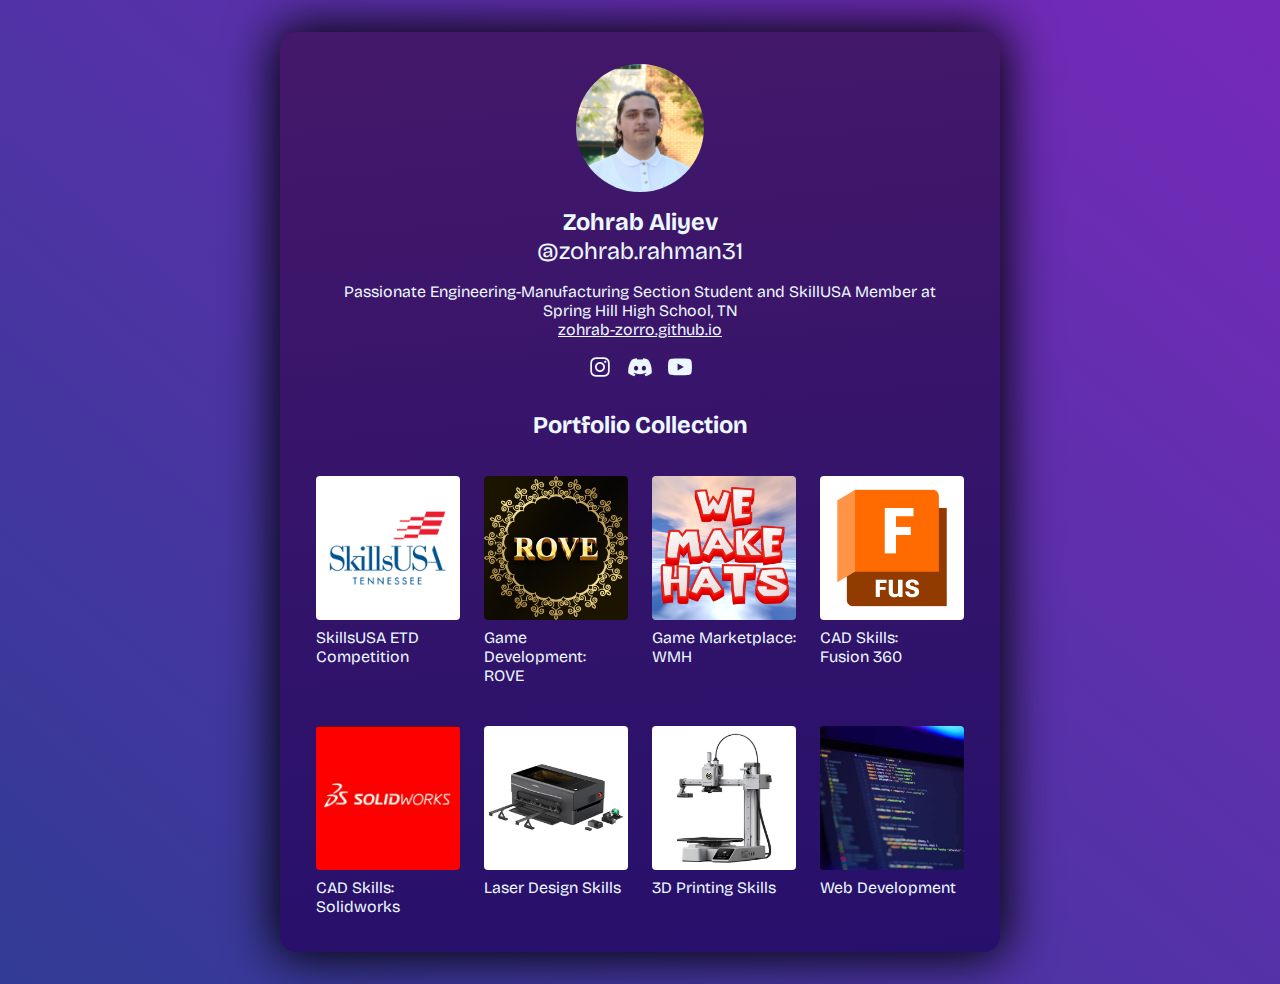
<file: old-home/index.html>
<!doctype html>
<html
  lang="en"
  data-ws-project="9afd2018-5463-4b38-8223-ac4e0891d439"
  data-ws-last-published="2025-04-26T01:32:35.537Z"
>
  <head>
    <link
      rel="stylesheet"
      type="text/css"
      href="/assets/static/app_generated_index-6937cd5a.PgzBhEuE.css"
    />
    <meta charset="UTF-8" />
    <meta name="viewport" content="width=device-width,initial-scale=1" />
    <meta property="og:url" content="https://url/old-home" />
    <title>Home</title>
    <meta property="og:title" content="Home" />
    <meta property="og:type" content="website" />
    <meta property="og:site_name" content="Zohrab Aliyev Site" />
    <link rel="icon" href="/assets/LOGO_HQysJpsYsZ4zYkjptKBI4.png" />
    <link
      rel="preload"
      href="/assets/BricolageGrotesque-VariableFont_opsz_wdth_wght_02oMRdjqVqw6czlsLz_3e.ttf"
      as="font"
      crossorigin="anonymous"
    />
    <script type="application/ld+json">
      {
        "@context": "https://schema.org",
        "@type": "WebSite",
        "name": "Zohrab Aliyev Site",
        "url": "https://url"
      }
    </script>
  </head>
  <body
    class="w-body c1mg6tps c3earxe c6r1ezt c1vic9f c1550vg8 c1jcrm00 clfg0f2 c1rt2muq cv1t8xg chschf1 cpue2vi c1pamho5 c9uy8ix c16u3hmw c42rsv0"
  >
    <div class="w-box cyipvbi c1no1bun czmyur c7eym0q c1ue03rr c1w9zzp1">
      <div
        class="w-box cbxtyh4 cxnwabk ct3llrj cpfea1d c1tg7kyf c1yp33pv cl6onog c1mykqmw c1j34mkn cbb649g c1l9zozb cx8cedh ch0smcm c1rj9zhw cosd95r c1pn5g4l ch8gdh4 cv1t8xg chschf1 cpue2vi c1pamho5 c9uy8ix c1ue03rr c42rsv0 c1ccx8za c1v31wlf c1tmmpvr cj8r81m"
      >
        <div class="w-box cpfea1d c1j34mkn cbb649g cyah3ou cmfw54z">
          <div
            class="w-box c2qv4r3 c1rgto2x c1hhqkfx c1ug851f c1eoaov8 cinhzvn c1i0f0jo c1vbxcsq c13aupyd"
          >
            <img
              alt=""
              width="1043"
              height="1043"
              src="/assets/IMG_5729(1)_1QfFeEwSdMm-dLOGTp-py.JPG"
              class="w-image carjqp0 clscpyb cven7yl"
              sizes="100vw"
              srcset="
                /assets/IMG_5729(1)_1QfFeEwSdMm-dLOGTp-py.JPG   16w,
                /assets/IMG_5729(1)_1QfFeEwSdMm-dLOGTp-py.JPG   32w,
                /assets/IMG_5729(1)_1QfFeEwSdMm-dLOGTp-py.JPG   48w,
                /assets/IMG_5729(1)_1QfFeEwSdMm-dLOGTp-py.JPG   64w,
                /assets/IMG_5729(1)_1QfFeEwSdMm-dLOGTp-py.JPG   96w,
                /assets/IMG_5729(1)_1QfFeEwSdMm-dLOGTp-py.JPG  128w,
                /assets/IMG_5729(1)_1QfFeEwSdMm-dLOGTp-py.JPG  256w,
                /assets/IMG_5729(1)_1QfFeEwSdMm-dLOGTp-py.JPG  384w,
                /assets/IMG_5729(1)_1QfFeEwSdMm-dLOGTp-py.JPG  640w,
                /assets/IMG_5729(1)_1QfFeEwSdMm-dLOGTp-py.JPG  750w,
                /assets/IMG_5729(1)_1QfFeEwSdMm-dLOGTp-py.JPG  828w,
                /assets/IMG_5729(1)_1QfFeEwSdMm-dLOGTp-py.JPG 1080w,
                /assets/IMG_5729(1)_1QfFeEwSdMm-dLOGTp-py.JPG 1200w,
                /assets/IMG_5729(1)_1QfFeEwSdMm-dLOGTp-py.JPG 1920w,
                /assets/IMG_5729(1)_1QfFeEwSdMm-dLOGTp-py.JPG 2048w,
                /assets/IMG_5729(1)_1QfFeEwSdMm-dLOGTp-py.JPG 3840w
              "
              decoding="async"
              loading="lazy"
            />
          </div>
          <div class="w-box c1u38zco c1iapu3e">
            <h1 class="w-heading cm9705b c1fpwhyl c131ga1t">Zohrab Aliyev</h1>
            <div class="w-text cm9705b">@zohrab.rahman31</div>
          </div>
          <div class="w-box c1u38zco c1iapu3e">
            <p class="w-paragraph c1fpwhyl c131ga1t">
              Passionate Engineering-Manufacturing Section Student and SkillUSA
              Member at<br />Spring Hill High School, TN
            </p>
            <a href="https://zohrab-zorro.github.io/" class="w-link czmyur"
              >zohrab-zorro.github.io</a
            >
          </div>
          <div class="w-box cexq6uz c1l9zozb cpfea1d cyah3ou cmfw54z">
            <a
              target="_blank"
              href="https://www.instagram.com/zohrab.rahman31/"
              class="w-link clx3ay c224fry c1wh08um czmyur"
              ><div class="w-html-embed">
                <svg
                  xmlns="http://www.w3.org/2000/svg"
                  width="100%"
                  height="100%"
                  viewBox="0 0 32 32"
                  fill="none"
                >
                  <path
                    fill-rule="evenodd"
                    clip-rule="evenodd"
                    d="M16 9.32426C12.313 9.32426 9.32426 12.313 9.32426 16C9.32426 19.6868 12.313 22.6756 16 22.6756C19.6868 22.6756 22.6756 19.6868 22.6756 16C22.6756 12.313 19.6868 9.32426 16 9.32426ZM16 20.3333C13.6067 20.3333 11.6666 18.3932 11.6666 16C11.6666 13.6067 13.6067 11.6666 16 11.6666C18.3932 11.6666 20.3333 13.6067 20.3333 16C20.3333 18.3932 18.3932 20.3333 16 20.3333Z"
                    fill="currentcolor"
                  ></path>
                  <path
                    d="M22.9422 10.6203C23.8038 10.6203 24.5023 9.92187 24.5023 9.06029C24.5023 8.19872 23.8038 7.50032 22.9422 7.50032C22.0807 7.50032 21.3822 8.19872 21.3822 9.06029C21.3822 9.92187 22.0807 10.6203 22.9422 10.6203Z"
                    fill="currentcolor"
                  ></path>
                  <path
                    fill-rule="evenodd"
                    clip-rule="evenodd"
                    d="M16 3C12.4694 3 12.0267 3.01497 10.6401 3.07823C9.25642 3.14139 8.3114 3.36112 7.48445 3.68251C6.62959 4.01473 5.90461 4.45925 5.1819 5.18195C4.45919 5.90466 4.01468 6.62964 3.68246 7.48451C3.36107 8.3114 3.14134 9.25642 3.07818 10.6401C3.01491 12.0267 3 12.4694 3 16C3 19.5306 3.01491 19.9733 3.07818 21.3599C3.14134 22.7436 3.36107 23.6886 3.68246 24.5155C4.01468 25.3704 4.45919 26.0953 5.1819 26.8181C5.90461 27.5408 6.62959 27.9853 7.48445 28.3175C8.3114 28.6389 9.25642 28.8587 10.6401 28.9218C12.0267 28.985 12.4694 29 16 29C19.5306 29 19.9733 28.985 21.3599 28.9218C22.7436 28.8587 23.6886 28.6389 24.5155 28.3175C25.3704 27.9853 26.0953 27.5408 26.8181 26.8181C27.5408 26.0953 27.9853 25.3704 28.3175 24.5155C28.6389 23.6886 28.8587 22.7436 28.9218 21.3599C28.985 19.9733 29 19.5306 29 16C29 12.4694 28.985 12.0267 28.9218 10.6401C28.8587 9.25642 28.6389 8.3114 28.3175 7.48451C27.9853 6.62964 27.5408 5.90466 26.8181 5.18195C26.0953 4.45925 25.3704 4.01473 24.5155 3.68251C23.6886 3.36112 22.7436 3.14139 21.3599 3.07823C19.9733 3.01497 19.5306 3 16 3ZM16 5.34239C19.4711 5.34239 19.8823 5.3556 21.2531 5.41814C22.5206 5.47599 23.2089 5.68777 23.667 5.86575C24.2738 6.10158 24.7069 6.38334 25.1618 6.83822C25.6167 7.29311 25.8984 7.72622 26.1342 8.33297C26.3123 8.79106 26.5241 9.4794 26.5819 10.7469C26.6444 12.1177 26.6577 12.5289 26.6577 16C26.6577 19.4711 26.6444 19.8823 26.5819 21.2531C26.5241 22.5206 26.3123 23.2089 26.1342 23.667C25.8984 24.2738 25.6167 24.7069 25.1618 25.1618C24.7069 25.6167 24.2738 25.8984 23.667 26.1342C23.2089 26.3123 22.5206 26.5241 21.2531 26.5819C19.8825 26.6444 19.4714 26.6577 16 26.6577C12.5286 26.6577 12.1175 26.6444 10.7469 26.5819C9.4794 26.5241 8.79106 26.3123 8.33297 26.1342C7.72617 25.8984 7.29311 25.6167 6.83817 25.1618C6.38329 24.7069 6.10153 24.2738 5.86575 23.667C5.68772 23.2089 5.47594 22.5206 5.41809 21.2531C5.35555 19.8823 5.34234 19.4711 5.34234 16C5.34234 12.5289 5.35555 12.1177 5.41809 10.7469C5.47594 9.4794 5.68772 8.79106 5.86575 8.33297C6.10153 7.72622 6.38329 7.29311 6.83817 6.83822C7.29311 6.38334 7.72617 6.10158 8.33297 5.86575C8.79106 5.68777 9.4794 5.47599 10.7469 5.41814C12.1177 5.3556 12.5289 5.34239 16 5.34239Z"
                    fill="currentcolor"
                  ></path>
                </svg></div></a
            ><a
              target="_blank"
              href="https://discord.com/users/682249328403939366"
              class="w-link clx3ay c224fry c1wh08um czmyur"
              ><div class="w-html-embed">
                <svg
                  xmlns="http://www.w3.org/2000/svg"
                  width="100%"
                  height="100%"
                  viewBox="0 0 32 32"
                  fill="none"
                >
                  <path
                    d="M26.9055 6.45923C24.8411 5.5141 22.6617 4.8436 20.4232 4.46484C20.1168 5.01247 19.8396 5.5759 19.5928 6.15278C17.2082 5.79345 14.7833 5.79345 12.3987 6.15278C12.1517 5.57596 11.8745 5.01253 11.5683 4.46484C9.32824 4.8468 7.14745 5.51889 5.08099 6.46417C0.978546 12.5338 -0.133562 18.4527 0.422492 24.2876C2.82499 26.0626 5.51407 27.4126 8.37286 28.2788C9.01658 27.413 9.58618 26.4945 10.0756 25.5331C9.14599 25.1859 8.24865 24.7575 7.39418 24.253C7.61907 24.0898 7.83905 23.9218 8.05159 23.7587C10.538 24.928 13.2518 25.5342 15.9994 25.5342C18.7471 25.5342 21.4609 24.928 23.9473 23.7587C24.1623 23.9342 24.3822 24.1022 24.6047 24.253C23.7485 24.7584 22.8496 25.1875 21.9183 25.5356C22.4072 26.4965 22.9768 27.4143 23.6211 28.2788C26.4823 27.4161 29.1735 26.0668 31.5764 24.29C32.2288 17.5234 30.4618 11.659 26.9055 6.45923ZM10.7799 20.6992C9.23038 20.6992 7.95023 19.293 7.95023 17.563C7.95023 15.833 9.18588 14.4145 10.775 14.4145C12.3641 14.4145 13.6343 15.833 13.6072 17.563C13.58 19.293 12.3591 20.6992 10.7799 20.6992ZM21.2189 20.6992C19.6669 20.6992 18.3917 19.293 18.3917 17.563C18.3917 15.833 19.6274 14.4145 21.2189 14.4145C22.8104 14.4145 24.0709 15.833 24.0437 17.563C24.0165 19.293 22.7981 20.6992 21.2189 20.6992Z"
                    fill="currentcolor
"
                  ></path>
                </svg></div></a
            ><a
              target="_blank"
              href="https://www.youtube.com/@thatinfiniteguy"
              class="w-link clx3ay c224fry c1wh08um czmyur"
              ><div class="w-html-embed">
                <svg
                  xmlns="http://www.w3.org/2000/svg"
                  width="100%"
                  height="100%"
                  viewBox="0 0 32 32"
                  fill="none"
                >
                  <path
                    d="M31.281 8.28904C31.9488 10.7806 31.9488 15.979 31.9488 15.979C31.9488 15.979 31.9488 21.1774 31.281 23.6687C30.9136 25.0433 29.8311 26.126 28.4565 26.4934C25.9648 27.1608 15.9743 27.1608 15.9743 27.1608C15.9743 27.1608 5.98369 27.1608 3.49191 26.4934C2.11755 26.126 1.03486 25.0433 0.667456 23.6687C0 21.1774 0 15.979 0 15.979C0 15.979 0 10.7806 0.667456 8.28904C1.03486 6.91443 2.11755 5.83198 3.49191 5.46458C5.98369 4.79688 15.9743 4.79688 15.9743 4.79688C15.9743 4.79688 25.9648 4.79688 28.4565 5.46458C29.8311 5.83198 30.9136 6.91443 31.281 8.28904ZM12.7792 20.7714L21.0795 15.979L12.7792 11.1867V20.7714Z"
                    fill="currentcolor
"
                  ></path>
                </svg></div
            ></a>
          </div>
        </div>
        <h1 class="w-heading c1fpwhyl c131ga1t cm9705b">
          Portfolio Collection
        </h1>
        <div class="w-box c1my3inh cpfea1d cyah3ou cmfw54z c1l21o66">
          <div class="w-box cpfea1d carjqp0 cyah3ou cmfw54z">
            <a
              class="w-link carjqp0 cpfea1d c1j34mkn c1fedqnm c1lb62dv c1qqq93e czmyur c1rvkckd c1fafhxf c1yvcq1z c6d8umj cggr008 c1uvl01b c1i4rh9e"
              href="#"
              ><div
                class="w-box c1i0f0jo c1vbxcsq clebk7y c1ms7bcm c1sie2lo c1189b0a"
              >
                <img
                  alt=""
                  width="712"
                  height="712"
                  src="/assets/SkillsUSA_Tennessee_2-color_xqRpvfLNvvsSd6Q5meEgO.png"
                  class="w-image cven7yl carjqp0 clscpyb cghbf65"
                  sizes="100vw"
                  srcset="
                    /assets/SkillsUSA_Tennessee_2-color_xqRpvfLNvvsSd6Q5meEgO.png   16w,
                    /assets/SkillsUSA_Tennessee_2-color_xqRpvfLNvvsSd6Q5meEgO.png   32w,
                    /assets/SkillsUSA_Tennessee_2-color_xqRpvfLNvvsSd6Q5meEgO.png   48w,
                    /assets/SkillsUSA_Tennessee_2-color_xqRpvfLNvvsSd6Q5meEgO.png   64w,
                    /assets/SkillsUSA_Tennessee_2-color_xqRpvfLNvvsSd6Q5meEgO.png   96w,
                    /assets/SkillsUSA_Tennessee_2-color_xqRpvfLNvvsSd6Q5meEgO.png  128w,
                    /assets/SkillsUSA_Tennessee_2-color_xqRpvfLNvvsSd6Q5meEgO.png  256w,
                    /assets/SkillsUSA_Tennessee_2-color_xqRpvfLNvvsSd6Q5meEgO.png  384w,
                    /assets/SkillsUSA_Tennessee_2-color_xqRpvfLNvvsSd6Q5meEgO.png  640w,
                    /assets/SkillsUSA_Tennessee_2-color_xqRpvfLNvvsSd6Q5meEgO.png  750w,
                    /assets/SkillsUSA_Tennessee_2-color_xqRpvfLNvvsSd6Q5meEgO.png  828w,
                    /assets/SkillsUSA_Tennessee_2-color_xqRpvfLNvvsSd6Q5meEgO.png 1080w,
                    /assets/SkillsUSA_Tennessee_2-color_xqRpvfLNvvsSd6Q5meEgO.png 1200w,
                    /assets/SkillsUSA_Tennessee_2-color_xqRpvfLNvvsSd6Q5meEgO.png 1920w
                  "
                  decoding="async"
                  loading="lazy"
                />
              </div>
              <div class="w-text cnqd0pq">SkillsUSA ETD Competition</div></a
            ><a
              class="w-link carjqp0 cpfea1d c1j34mkn c1fedqnm c1lb62dv c1qqq93e czmyur c1rvkckd c1fafhxf c1yvcq1z c6d8umj cggr008 c1uvl01b c1i4rh9e"
              href="#"
              ><div
                class="w-box c1i0f0jo c1vbxcsq clebk7y c1ms7bcm c1sie2lo c1189b0a"
              >
                <img
                  alt=""
                  width="512"
                  height="512"
                  src="/assets/Icon1_ZGZumTFb7kh_15UBVsfuI.png"
                  class="w-image cven7yl carjqp0 clscpyb cghbf65"
                  sizes="100vw"
                  srcset="
                    /assets/Icon1_ZGZumTFb7kh_15UBVsfuI.png   16w,
                    /assets/Icon1_ZGZumTFb7kh_15UBVsfuI.png   32w,
                    /assets/Icon1_ZGZumTFb7kh_15UBVsfuI.png   48w,
                    /assets/Icon1_ZGZumTFb7kh_15UBVsfuI.png   64w,
                    /assets/Icon1_ZGZumTFb7kh_15UBVsfuI.png   96w,
                    /assets/Icon1_ZGZumTFb7kh_15UBVsfuI.png  128w,
                    /assets/Icon1_ZGZumTFb7kh_15UBVsfuI.png  256w,
                    /assets/Icon1_ZGZumTFb7kh_15UBVsfuI.png  384w,
                    /assets/Icon1_ZGZumTFb7kh_15UBVsfuI.png  640w,
                    /assets/Icon1_ZGZumTFb7kh_15UBVsfuI.png  750w,
                    /assets/Icon1_ZGZumTFb7kh_15UBVsfuI.png  828w,
                    /assets/Icon1_ZGZumTFb7kh_15UBVsfuI.png 1080w
                  "
                  decoding="async"
                  loading="lazy"
                />
              </div>
              <div class="w-text cnqd0pq">Game Development: ROVE</div></a
            >
          </div>
          <div class="w-box cpfea1d carjqp0 cyah3ou cmfw54z">
            <a
              class="w-link carjqp0 cpfea1d c1j34mkn c1fedqnm c1lb62dv c1qqq93e czmyur c1rvkckd c1fafhxf c1yvcq1z c6d8umj cggr008 c1uvl01b c1i4rh9e"
              href="#"
              ><div
                class="w-box c1i0f0jo c1vbxcsq clebk7y c1ms7bcm c1sie2lo c1189b0a"
              >
                <img
                  alt=""
                  width="512"
                  height="512"
                  src="/assets/we_make_hats_r5xclhB3SaJmVDtFRcdmo.png"
                  class="w-image cven7yl carjqp0 clscpyb cghbf65"
                  sizes="100vw"
                  srcset="
                    /assets/we_make_hats_r5xclhB3SaJmVDtFRcdmo.png   16w,
                    /assets/we_make_hats_r5xclhB3SaJmVDtFRcdmo.png   32w,
                    /assets/we_make_hats_r5xclhB3SaJmVDtFRcdmo.png   48w,
                    /assets/we_make_hats_r5xclhB3SaJmVDtFRcdmo.png   64w,
                    /assets/we_make_hats_r5xclhB3SaJmVDtFRcdmo.png   96w,
                    /assets/we_make_hats_r5xclhB3SaJmVDtFRcdmo.png  128w,
                    /assets/we_make_hats_r5xclhB3SaJmVDtFRcdmo.png  256w,
                    /assets/we_make_hats_r5xclhB3SaJmVDtFRcdmo.png  384w,
                    /assets/we_make_hats_r5xclhB3SaJmVDtFRcdmo.png  640w,
                    /assets/we_make_hats_r5xclhB3SaJmVDtFRcdmo.png  750w,
                    /assets/we_make_hats_r5xclhB3SaJmVDtFRcdmo.png  828w,
                    /assets/we_make_hats_r5xclhB3SaJmVDtFRcdmo.png 1080w
                  "
                  decoding="async"
                  loading="lazy"
                />
              </div>
              <div class="w-text cnqd0pq">Game Marketplace:<br />WMH</div></a
            ><a
              class="w-link carjqp0 cpfea1d c1j34mkn c1fedqnm c1lb62dv c1qqq93e czmyur c1rvkckd c1fafhxf c1yvcq1z c6d8umj cggr008 c1uvl01b c1i4rh9e"
              href="#"
              ><div
                class="w-box c1i0f0jo c1vbxcsq clebk7y c1ms7bcm c1sie2lo c1189b0a"
              >
                <img
                  alt=""
                  width="512"
                  height="512"
                  src="/assets/unnamed_a_OqtuJ8SVwz0sytMLKaS.png"
                  class="w-image cven7yl carjqp0 clscpyb cghbf65"
                  sizes="100vw"
                  srcset="
                    /assets/unnamed_a_OqtuJ8SVwz0sytMLKaS.png   16w,
                    /assets/unnamed_a_OqtuJ8SVwz0sytMLKaS.png   32w,
                    /assets/unnamed_a_OqtuJ8SVwz0sytMLKaS.png   48w,
                    /assets/unnamed_a_OqtuJ8SVwz0sytMLKaS.png   64w,
                    /assets/unnamed_a_OqtuJ8SVwz0sytMLKaS.png   96w,
                    /assets/unnamed_a_OqtuJ8SVwz0sytMLKaS.png  128w,
                    /assets/unnamed_a_OqtuJ8SVwz0sytMLKaS.png  256w,
                    /assets/unnamed_a_OqtuJ8SVwz0sytMLKaS.png  384w,
                    /assets/unnamed_a_OqtuJ8SVwz0sytMLKaS.png  640w,
                    /assets/unnamed_a_OqtuJ8SVwz0sytMLKaS.png  750w,
                    /assets/unnamed_a_OqtuJ8SVwz0sytMLKaS.png  828w,
                    /assets/unnamed_a_OqtuJ8SVwz0sytMLKaS.png 1080w
                  "
                  decoding="async"
                  loading="lazy"
                />
              </div>
              <div class="w-text cnqd0pq">CAD Skills:<br />Fusion 360</div></a
            >
          </div>
        </div>
        <div class="w-box c1my3inh cpfea1d cyah3ou cmfw54z c1l21o66">
          <div class="w-box cpfea1d carjqp0 cyah3ou cmfw54z">
            <a
              class="w-link carjqp0 cpfea1d c1j34mkn c1fedqnm c1lb62dv c1qqq93e czmyur c1rvkckd c1fafhxf c1yvcq1z c6d8umj cggr008 c1uvl01b c1i4rh9e"
              href="#"
              ><div
                class="w-box c1i0f0jo c1vbxcsq clebk7y c1ms7bcm c1sie2lo c1189b0a"
              >
                <img
                  alt=""
                  width="670"
                  height="623"
                  src="/assets/solidworks-3d-cad-software_zLjnClvn0Nkqc1gSerG3i.png"
                  class="w-image cven7yl carjqp0 clscpyb cghbf65"
                  sizes="100vw"
                  srcset="
                    /assets/solidworks-3d-cad-software_zLjnClvn0Nkqc1gSerG3i.png   16w,
                    /assets/solidworks-3d-cad-software_zLjnClvn0Nkqc1gSerG3i.png   32w,
                    /assets/solidworks-3d-cad-software_zLjnClvn0Nkqc1gSerG3i.png   48w,
                    /assets/solidworks-3d-cad-software_zLjnClvn0Nkqc1gSerG3i.png   64w,
                    /assets/solidworks-3d-cad-software_zLjnClvn0Nkqc1gSerG3i.png   96w,
                    /assets/solidworks-3d-cad-software_zLjnClvn0Nkqc1gSerG3i.png  128w,
                    /assets/solidworks-3d-cad-software_zLjnClvn0Nkqc1gSerG3i.png  256w,
                    /assets/solidworks-3d-cad-software_zLjnClvn0Nkqc1gSerG3i.png  384w,
                    /assets/solidworks-3d-cad-software_zLjnClvn0Nkqc1gSerG3i.png  640w,
                    /assets/solidworks-3d-cad-software_zLjnClvn0Nkqc1gSerG3i.png  750w,
                    /assets/solidworks-3d-cad-software_zLjnClvn0Nkqc1gSerG3i.png  828w,
                    /assets/solidworks-3d-cad-software_zLjnClvn0Nkqc1gSerG3i.png 1080w,
                    /assets/solidworks-3d-cad-software_zLjnClvn0Nkqc1gSerG3i.png 1200w,
                    /assets/solidworks-3d-cad-software_zLjnClvn0Nkqc1gSerG3i.png 1920w
                  "
                  decoding="async"
                  loading="lazy"
                />
              </div>
              <div class="w-text cnqd0pq">CAD Skills:<br />Solidworks</div></a
            ><a
              class="w-link carjqp0 cpfea1d c1j34mkn c1fedqnm c1lb62dv c1qqq93e czmyur c1rvkckd c1fafhxf c1yvcq1z c6d8umj cggr008 c1uvl01b c1i4rh9e"
              href="#"
              ><div
                class="w-box c1i0f0jo c1vbxcsq clebk7y c1ms7bcm c1sie2lo c1189b0a"
              >
                <img
                  alt=""
                  width="500"
                  height="500"
                  src="/assets/31Jzi-XiEQL_nSJA1n08e7aISmG0Hj6Ne.webp"
                  class="w-image cven7yl carjqp0 clscpyb cghbf65"
                  sizes="100vw"
                  srcset="
                    /assets/31Jzi-XiEQL_nSJA1n08e7aISmG0Hj6Ne.webp   16w,
                    /assets/31Jzi-XiEQL_nSJA1n08e7aISmG0Hj6Ne.webp   32w,
                    /assets/31Jzi-XiEQL_nSJA1n08e7aISmG0Hj6Ne.webp   48w,
                    /assets/31Jzi-XiEQL_nSJA1n08e7aISmG0Hj6Ne.webp   64w,
                    /assets/31Jzi-XiEQL_nSJA1n08e7aISmG0Hj6Ne.webp   96w,
                    /assets/31Jzi-XiEQL_nSJA1n08e7aISmG0Hj6Ne.webp  128w,
                    /assets/31Jzi-XiEQL_nSJA1n08e7aISmG0Hj6Ne.webp  256w,
                    /assets/31Jzi-XiEQL_nSJA1n08e7aISmG0Hj6Ne.webp  384w,
                    /assets/31Jzi-XiEQL_nSJA1n08e7aISmG0Hj6Ne.webp  640w,
                    /assets/31Jzi-XiEQL_nSJA1n08e7aISmG0Hj6Ne.webp  750w,
                    /assets/31Jzi-XiEQL_nSJA1n08e7aISmG0Hj6Ne.webp  828w,
                    /assets/31Jzi-XiEQL_nSJA1n08e7aISmG0Hj6Ne.webp 1080w
                  "
                  decoding="async"
                  loading="lazy"
                />
              </div>
              <div class="w-text cnqd0pq">Laser Design Skills</div></a
            >
          </div>
          <div class="w-box cpfea1d carjqp0 cyah3ou cmfw54z">
            <a
              class="w-link carjqp0 cpfea1d c1j34mkn c1fedqnm c1lb62dv c1qqq93e czmyur c1rvkckd c1fafhxf c1yvcq1z c6d8umj cggr008 c1uvl01b c1i4rh9e"
              href="#"
              ><div
                class="w-box c1i0f0jo c1vbxcsq clebk7y c1ms7bcm c1sie2lo c1189b0a"
              >
                <img
                  alt=""
                  width="500"
                  height="500"
                  src="/assets/676238_660878_01_front_comping_FpVvi2QS8K85-A1baJ_KQ.jpg"
                  class="w-image cven7yl carjqp0 clscpyb cghbf65"
                  sizes="100vw"
                  srcset="
                    /assets/676238_660878_01_front_comping_FpVvi2QS8K85-A1baJ_KQ.jpg   16w,
                    /assets/676238_660878_01_front_comping_FpVvi2QS8K85-A1baJ_KQ.jpg   32w,
                    /assets/676238_660878_01_front_comping_FpVvi2QS8K85-A1baJ_KQ.jpg   48w,
                    /assets/676238_660878_01_front_comping_FpVvi2QS8K85-A1baJ_KQ.jpg   64w,
                    /assets/676238_660878_01_front_comping_FpVvi2QS8K85-A1baJ_KQ.jpg   96w,
                    /assets/676238_660878_01_front_comping_FpVvi2QS8K85-A1baJ_KQ.jpg  128w,
                    /assets/676238_660878_01_front_comping_FpVvi2QS8K85-A1baJ_KQ.jpg  256w,
                    /assets/676238_660878_01_front_comping_FpVvi2QS8K85-A1baJ_KQ.jpg  384w,
                    /assets/676238_660878_01_front_comping_FpVvi2QS8K85-A1baJ_KQ.jpg  640w,
                    /assets/676238_660878_01_front_comping_FpVvi2QS8K85-A1baJ_KQ.jpg  750w,
                    /assets/676238_660878_01_front_comping_FpVvi2QS8K85-A1baJ_KQ.jpg  828w,
                    /assets/676238_660878_01_front_comping_FpVvi2QS8K85-A1baJ_KQ.jpg 1080w
                  "
                  decoding="async"
                  loading="lazy"
                />
              </div>
              <div class="w-text cnqd0pq">3D Printing Skills</div></a
            ><a
              class="w-link carjqp0 cpfea1d c1j34mkn c1fedqnm c1lb62dv c1qqq93e czmyur c1rvkckd c1fafhxf c1yvcq1z c6d8umj cggr008 c1uvl01b c1i4rh9e"
              href="#"
              ><div
                class="w-box c1i0f0jo c1vbxcsq clebk7y c1ms7bcm c1sie2lo c1189b0a"
              >
                <img
                  alt=""
                  width="800"
                  height="450"
                  src="/assets/the-best-way-to-learn-web-development-in-2022-without-getting-stuck_bScU6A8wBhOlNi_Y7E1wd.jpg"
                  class="w-image cven7yl carjqp0 clscpyb cghbf65"
                  sizes="100vw"
                  srcset="
                    /assets/the-best-way-to-learn-web-development-in-2022-without-getting-stuck_bScU6A8wBhOlNi_Y7E1wd.jpg   16w,
                    /assets/the-best-way-to-learn-web-development-in-2022-without-getting-stuck_bScU6A8wBhOlNi_Y7E1wd.jpg   32w,
                    /assets/the-best-way-to-learn-web-development-in-2022-without-getting-stuck_bScU6A8wBhOlNi_Y7E1wd.jpg   48w,
                    /assets/the-best-way-to-learn-web-development-in-2022-without-getting-stuck_bScU6A8wBhOlNi_Y7E1wd.jpg   64w,
                    /assets/the-best-way-to-learn-web-development-in-2022-without-getting-stuck_bScU6A8wBhOlNi_Y7E1wd.jpg   96w,
                    /assets/the-best-way-to-learn-web-development-in-2022-without-getting-stuck_bScU6A8wBhOlNi_Y7E1wd.jpg  128w,
                    /assets/the-best-way-to-learn-web-development-in-2022-without-getting-stuck_bScU6A8wBhOlNi_Y7E1wd.jpg  256w,
                    /assets/the-best-way-to-learn-web-development-in-2022-without-getting-stuck_bScU6A8wBhOlNi_Y7E1wd.jpg  384w,
                    /assets/the-best-way-to-learn-web-development-in-2022-without-getting-stuck_bScU6A8wBhOlNi_Y7E1wd.jpg  640w,
                    /assets/the-best-way-to-learn-web-development-in-2022-without-getting-stuck_bScU6A8wBhOlNi_Y7E1wd.jpg  750w,
                    /assets/the-best-way-to-learn-web-development-in-2022-without-getting-stuck_bScU6A8wBhOlNi_Y7E1wd.jpg  828w,
                    /assets/the-best-way-to-learn-web-development-in-2022-without-getting-stuck_bScU6A8wBhOlNi_Y7E1wd.jpg 1080w,
                    /assets/the-best-way-to-learn-web-development-in-2022-without-getting-stuck_bScU6A8wBhOlNi_Y7E1wd.jpg 1200w,
                    /assets/the-best-way-to-learn-web-development-in-2022-without-getting-stuck_bScU6A8wBhOlNi_Y7E1wd.jpg 1920w
                  "
                  decoding="async"
                  loading="lazy"
                />
              </div>
              <div class="w-text cnqd0pq">Web Development</div></a
            >
          </div>
        </div>
      </div>
    </div>
    <script id="vike_pageContext" type="application/json">
      {
        "_urlRewrite": null,
        "pageId": "/pages/old-home",
        "routeParams": {},
        "data": {
          "url": "https://url/old-home",
          "system": { "params": {}, "search": {}, "origin": "https://url" },
          "resources": {},
          "pageMeta": {
            "title": "Home",
            "description": "!undefined",
            "excludePageFromSearch": "!undefined",
            "language": "!undefined",
            "socialImageAssetName": "!undefined",
            "socialImageUrl": "!undefined",
            "status": "!undefined",
            "redirect": "!undefined",
            "custom": []
          }
        }
      }
    </script>
    <script
      src="/assets/entries/entry-server-routing.DXCp69ws.js"
      type="module"
      async
    ></script>
    <link
      rel="modulepreload"
      href="/assets/entries/pages_old-home.BHSlY2E6.js"
      as="script"
      type="text/javascript"
    /><link
      rel="modulepreload"
      href="/assets/chunks/chunk-nCzQLaFx.js"
      as="script"
      type="text/javascript"
    />
  </body>
</html>
</file>
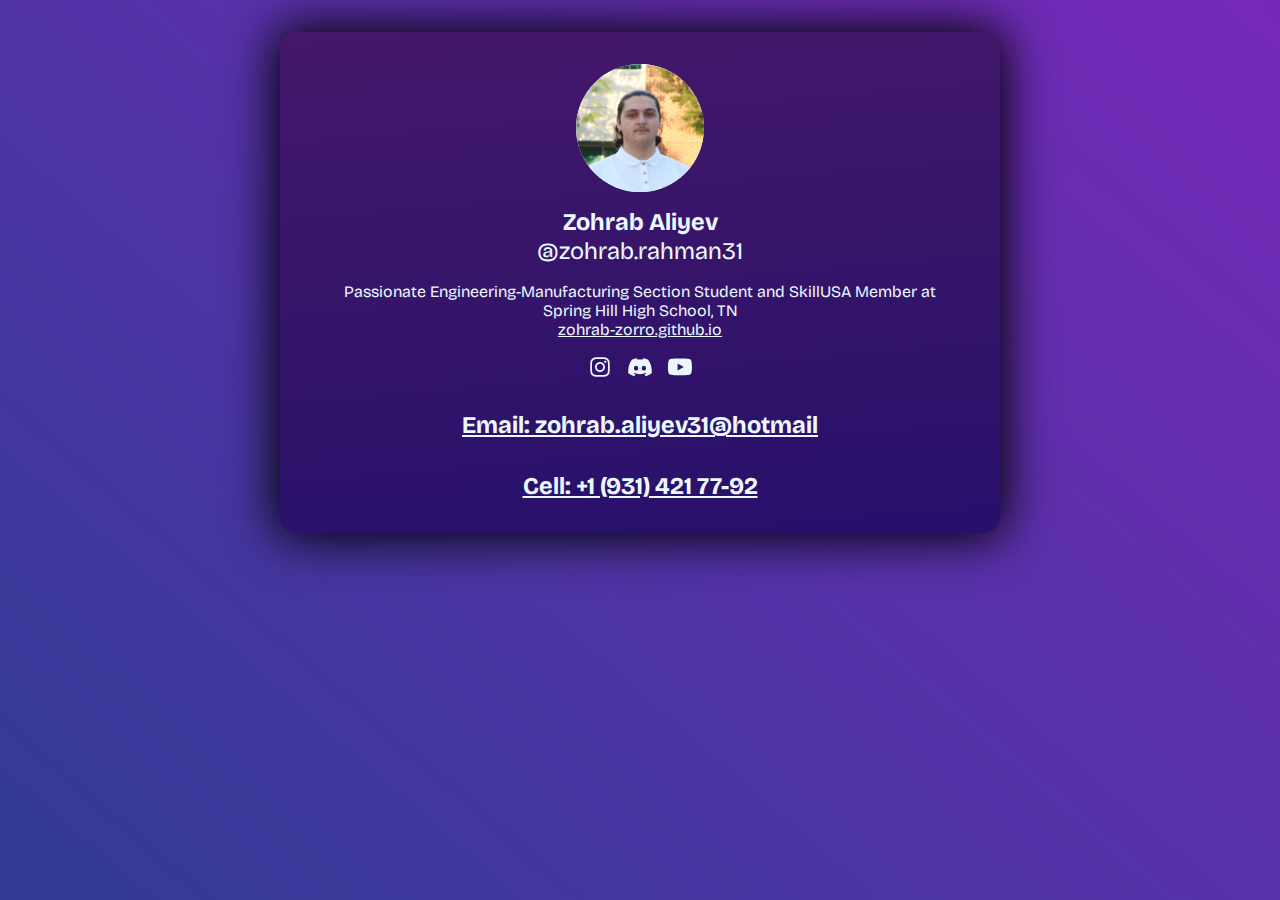
<file: copy-1/copy-1/index.html>
<!doctype html>
<html
  lang="en"
  data-ws-project="9afd2018-5463-4b38-8223-ac4e0891d439"
  data-ws-last-published="2025-04-26T01:32:35.537Z"
>
  <head>
    <link
      rel="stylesheet"
      type="text/css"
      href="/assets/static/app_generated_index-6937cd5a.PgzBhEuE.css"
    />
    <meta charset="UTF-8" />
    <meta name="viewport" content="width=device-width,initial-scale=1" />
    <meta property="og:url" content="https://url/copy-1/copy-1" />
    <title>Home</title>
    <meta property="og:title" content="Home" />
    <meta property="og:type" content="website" />
    <meta property="og:site_name" content="Zohrab Aliyev Site" />
    <link rel="icon" href="/assets/LOGO_HQysJpsYsZ4zYkjptKBI4.png" />
    <link
      rel="preload"
      href="/assets/BricolageGrotesque-VariableFont_opsz_wdth_wght_02oMRdjqVqw6czlsLz_3e.ttf"
      as="font"
      crossorigin="anonymous"
    />
    <script type="application/ld+json">
      {
        "@context": "https://schema.org",
        "@type": "WebSite",
        "name": "Zohrab Aliyev Site",
        "url": "https://url"
      }
    </script>
  </head>
  <body
    class="w-body c1mg6tps c3earxe c6r1ezt c1vic9f c1550vg8 c1jcrm00 clfg0f2 c1rt2muq cv1t8xg chschf1 cpue2vi c1pamho5 c9uy8ix c42rsv0"
  >
    <div class="w-box cyipvbi c1no1bun czmyur c7eym0q c1ue03rr c1w9zzp1">
      <div
        class="w-box cbxtyh4 cxnwabk ct3llrj cpfea1d c1tg7kyf c1yp33pv cl6onog c1mykqmw c1j34mkn cbb649g c1l9zozb c1872gdv ch0smcm c1rj9zhw cosd95r c1pn5g4l ch8gdh4 cv1t8xg chschf1 cpue2vi c1pamho5 c9uy8ix c1ue03rr c42rsv0 c1ccx8za c1v31wlf c1tmmpvr cj8r81m"
      >
        <div class="w-box cpfea1d c1j34mkn cbb649g cyah3ou cmfw54z">
          <div
            class="w-box c2qv4r3 c1rgto2x c1hhqkfx c1ug851f c1eoaov8 cinhzvn c1i0f0jo c1vbxcsq c13aupyd"
          >
            <img
              alt=""
              width="1043"
              height="1043"
              src="/assets/IMG_5729(1)_1QfFeEwSdMm-dLOGTp-py.JPG"
              class="w-image carjqp0 clscpyb cven7yl"
              sizes="100vw"
              srcset="
                /assets/IMG_5729(1)_1QfFeEwSdMm-dLOGTp-py.JPG   16w,
                /assets/IMG_5729(1)_1QfFeEwSdMm-dLOGTp-py.JPG   32w,
                /assets/IMG_5729(1)_1QfFeEwSdMm-dLOGTp-py.JPG   48w,
                /assets/IMG_5729(1)_1QfFeEwSdMm-dLOGTp-py.JPG   64w,
                /assets/IMG_5729(1)_1QfFeEwSdMm-dLOGTp-py.JPG   96w,
                /assets/IMG_5729(1)_1QfFeEwSdMm-dLOGTp-py.JPG  128w,
                /assets/IMG_5729(1)_1QfFeEwSdMm-dLOGTp-py.JPG  256w,
                /assets/IMG_5729(1)_1QfFeEwSdMm-dLOGTp-py.JPG  384w,
                /assets/IMG_5729(1)_1QfFeEwSdMm-dLOGTp-py.JPG  640w,
                /assets/IMG_5729(1)_1QfFeEwSdMm-dLOGTp-py.JPG  750w,
                /assets/IMG_5729(1)_1QfFeEwSdMm-dLOGTp-py.JPG  828w,
                /assets/IMG_5729(1)_1QfFeEwSdMm-dLOGTp-py.JPG 1080w,
                /assets/IMG_5729(1)_1QfFeEwSdMm-dLOGTp-py.JPG 1200w,
                /assets/IMG_5729(1)_1QfFeEwSdMm-dLOGTp-py.JPG 1920w,
                /assets/IMG_5729(1)_1QfFeEwSdMm-dLOGTp-py.JPG 2048w,
                /assets/IMG_5729(1)_1QfFeEwSdMm-dLOGTp-py.JPG 3840w
              "
              decoding="async"
              loading="lazy"
            />
          </div>
          <div class="w-box c1u38zco c1iapu3e">
            <h1 class="w-heading cm9705b c1fpwhyl c131ga1t">Zohrab Aliyev</h1>
            <div class="w-text cm9705b">@zohrab.rahman31</div>
          </div>
          <div class="w-box c1u38zco c1iapu3e">
            <p class="w-paragraph c1fpwhyl c131ga1t">
              Passionate Engineering-Manufacturing Section Student and SkillUSA
              Member at<br />Spring Hill High School, TN
            </p>
            <a href="https://zohrab-zorro.github.io/" class="w-link czmyur"
              >zohrab-zorro.github.io</a
            >
          </div>
          <div class="w-box cexq6uz c1l9zozb cpfea1d cyah3ou cmfw54z">
            <a
              target="_blank"
              href="https://www.instagram.com/zohrab.rahman31/"
              class="w-link clx3ay c224fry c1wh08um czmyur"
              ><div class="w-html-embed">
                <svg
                  xmlns="http://www.w3.org/2000/svg"
                  width="100%"
                  height="100%"
                  viewBox="0 0 32 32"
                  fill="none"
                >
                  <path
                    fill-rule="evenodd"
                    clip-rule="evenodd"
                    d="M16 9.32426C12.313 9.32426 9.32426 12.313 9.32426 16C9.32426 19.6868 12.313 22.6756 16 22.6756C19.6868 22.6756 22.6756 19.6868 22.6756 16C22.6756 12.313 19.6868 9.32426 16 9.32426ZM16 20.3333C13.6067 20.3333 11.6666 18.3932 11.6666 16C11.6666 13.6067 13.6067 11.6666 16 11.6666C18.3932 11.6666 20.3333 13.6067 20.3333 16C20.3333 18.3932 18.3932 20.3333 16 20.3333Z"
                    fill="currentcolor"
                  ></path>
                  <path
                    d="M22.9422 10.6203C23.8038 10.6203 24.5023 9.92187 24.5023 9.06029C24.5023 8.19872 23.8038 7.50032 22.9422 7.50032C22.0807 7.50032 21.3822 8.19872 21.3822 9.06029C21.3822 9.92187 22.0807 10.6203 22.9422 10.6203Z"
                    fill="currentcolor"
                  ></path>
                  <path
                    fill-rule="evenodd"
                    clip-rule="evenodd"
                    d="M16 3C12.4694 3 12.0267 3.01497 10.6401 3.07823C9.25642 3.14139 8.3114 3.36112 7.48445 3.68251C6.62959 4.01473 5.90461 4.45925 5.1819 5.18195C4.45919 5.90466 4.01468 6.62964 3.68246 7.48451C3.36107 8.3114 3.14134 9.25642 3.07818 10.6401C3.01491 12.0267 3 12.4694 3 16C3 19.5306 3.01491 19.9733 3.07818 21.3599C3.14134 22.7436 3.36107 23.6886 3.68246 24.5155C4.01468 25.3704 4.45919 26.0953 5.1819 26.8181C5.90461 27.5408 6.62959 27.9853 7.48445 28.3175C8.3114 28.6389 9.25642 28.8587 10.6401 28.9218C12.0267 28.985 12.4694 29 16 29C19.5306 29 19.9733 28.985 21.3599 28.9218C22.7436 28.8587 23.6886 28.6389 24.5155 28.3175C25.3704 27.9853 26.0953 27.5408 26.8181 26.8181C27.5408 26.0953 27.9853 25.3704 28.3175 24.5155C28.6389 23.6886 28.8587 22.7436 28.9218 21.3599C28.985 19.9733 29 19.5306 29 16C29 12.4694 28.985 12.0267 28.9218 10.6401C28.8587 9.25642 28.6389 8.3114 28.3175 7.48451C27.9853 6.62964 27.5408 5.90466 26.8181 5.18195C26.0953 4.45925 25.3704 4.01473 24.5155 3.68251C23.6886 3.36112 22.7436 3.14139 21.3599 3.07823C19.9733 3.01497 19.5306 3 16 3ZM16 5.34239C19.4711 5.34239 19.8823 5.3556 21.2531 5.41814C22.5206 5.47599 23.2089 5.68777 23.667 5.86575C24.2738 6.10158 24.7069 6.38334 25.1618 6.83822C25.6167 7.29311 25.8984 7.72622 26.1342 8.33297C26.3123 8.79106 26.5241 9.4794 26.5819 10.7469C26.6444 12.1177 26.6577 12.5289 26.6577 16C26.6577 19.4711 26.6444 19.8823 26.5819 21.2531C26.5241 22.5206 26.3123 23.2089 26.1342 23.667C25.8984 24.2738 25.6167 24.7069 25.1618 25.1618C24.7069 25.6167 24.2738 25.8984 23.667 26.1342C23.2089 26.3123 22.5206 26.5241 21.2531 26.5819C19.8825 26.6444 19.4714 26.6577 16 26.6577C12.5286 26.6577 12.1175 26.6444 10.7469 26.5819C9.4794 26.5241 8.79106 26.3123 8.33297 26.1342C7.72617 25.8984 7.29311 25.6167 6.83817 25.1618C6.38329 24.7069 6.10153 24.2738 5.86575 23.667C5.68772 23.2089 5.47594 22.5206 5.41809 21.2531C5.35555 19.8823 5.34234 19.4711 5.34234 16C5.34234 12.5289 5.35555 12.1177 5.41809 10.7469C5.47594 9.4794 5.68772 8.79106 5.86575 8.33297C6.10153 7.72622 6.38329 7.29311 6.83817 6.83822C7.29311 6.38334 7.72617 6.10158 8.33297 5.86575C8.79106 5.68777 9.4794 5.47599 10.7469 5.41814C12.1177 5.3556 12.5289 5.34239 16 5.34239Z"
                    fill="currentcolor"
                  ></path>
                </svg></div></a
            ><a
              target="_blank"
              href="https://discord.com/users/682249328403939366"
              class="w-link clx3ay c224fry c1wh08um czmyur"
              ><div class="w-html-embed">
                <svg
                  xmlns="http://www.w3.org/2000/svg"
                  width="100%"
                  height="100%"
                  viewBox="0 0 32 32"
                  fill="none"
                >
                  <path
                    d="M26.9055 6.45923C24.8411 5.5141 22.6617 4.8436 20.4232 4.46484C20.1168 5.01247 19.8396 5.5759 19.5928 6.15278C17.2082 5.79345 14.7833 5.79345 12.3987 6.15278C12.1517 5.57596 11.8745 5.01253 11.5683 4.46484C9.32824 4.8468 7.14745 5.51889 5.08099 6.46417C0.978546 12.5338 -0.133562 18.4527 0.422492 24.2876C2.82499 26.0626 5.51407 27.4126 8.37286 28.2788C9.01658 27.413 9.58618 26.4945 10.0756 25.5331C9.14599 25.1859 8.24865 24.7575 7.39418 24.253C7.61907 24.0898 7.83905 23.9218 8.05159 23.7587C10.538 24.928 13.2518 25.5342 15.9994 25.5342C18.7471 25.5342 21.4609 24.928 23.9473 23.7587C24.1623 23.9342 24.3822 24.1022 24.6047 24.253C23.7485 24.7584 22.8496 25.1875 21.9183 25.5356C22.4072 26.4965 22.9768 27.4143 23.6211 28.2788C26.4823 27.4161 29.1735 26.0668 31.5764 24.29C32.2288 17.5234 30.4618 11.659 26.9055 6.45923ZM10.7799 20.6992C9.23038 20.6992 7.95023 19.293 7.95023 17.563C7.95023 15.833 9.18588 14.4145 10.775 14.4145C12.3641 14.4145 13.6343 15.833 13.6072 17.563C13.58 19.293 12.3591 20.6992 10.7799 20.6992ZM21.2189 20.6992C19.6669 20.6992 18.3917 19.293 18.3917 17.563C18.3917 15.833 19.6274 14.4145 21.2189 14.4145C22.8104 14.4145 24.0709 15.833 24.0437 17.563C24.0165 19.293 22.7981 20.6992 21.2189 20.6992Z"
                    fill="currentcolor
"
                  ></path>
                </svg></div></a
            ><a
              target="_blank"
              href="https://www.youtube.com/@thatinfiniteguy"
              class="w-link clx3ay c224fry c1wh08um czmyur"
              ><div class="w-html-embed">
                <svg
                  xmlns="http://www.w3.org/2000/svg"
                  width="100%"
                  height="100%"
                  viewBox="0 0 32 32"
                  fill="none"
                >
                  <path
                    d="M31.281 8.28904C31.9488 10.7806 31.9488 15.979 31.9488 15.979C31.9488 15.979 31.9488 21.1774 31.281 23.6687C30.9136 25.0433 29.8311 26.126 28.4565 26.4934C25.9648 27.1608 15.9743 27.1608 15.9743 27.1608C15.9743 27.1608 5.98369 27.1608 3.49191 26.4934C2.11755 26.126 1.03486 25.0433 0.667456 23.6687C0 21.1774 0 15.979 0 15.979C0 15.979 0 10.7806 0.667456 8.28904C1.03486 6.91443 2.11755 5.83198 3.49191 5.46458C5.98369 4.79688 15.9743 4.79688 15.9743 4.79688C15.9743 4.79688 25.9648 4.79688 28.4565 5.46458C29.8311 5.83198 30.9136 6.91443 31.281 8.28904ZM12.7792 20.7714L21.0795 15.979L12.7792 11.1867V20.7714Z"
                    fill="currentcolor
"
                  ></path>
                </svg></div
            ></a>
          </div>
        </div>
        <h1 class="w-heading c1fpwhyl c131ga1t cm9705b">
          <a
            href="mailto:zohrab.aliyev31@hotmail?subject=Contacted+from+Website%21"
            class="w-link czmyur"
            >Email: zohrab.aliyev31@hotmail</a
          >
        </h1>
        <h1 class="w-heading c1fpwhyl c131ga1t cm9705b">
          <a href="tel:+1(931)4217792" class="w-link czmyur"
            >Cell: +1 (931) 421 77-92</a
          >
        </h1>
      </div>
    </div>
    <script id="vike_pageContext" type="application/json">
      {
        "_urlRewrite": null,
        "pageId": "/pages/copy-1/copy-1",
        "routeParams": {},
        "data": {
          "url": "https://url/copy-1/copy-1",
          "system": { "params": {}, "search": {}, "origin": "https://url" },
          "resources": {},
          "pageMeta": {
            "title": "Home",
            "description": "!undefined",
            "excludePageFromSearch": "!undefined",
            "language": "!undefined",
            "socialImageAssetName": "!undefined",
            "socialImageUrl": "!undefined",
            "status": "!undefined",
            "redirect": "!undefined",
            "custom": []
          }
        }
      }
    </script>
    <script
      src="/assets/entries/entry-server-routing.DXCp69ws.js"
      type="module"
      async
    ></script>
    <link
      rel="modulepreload"
      href="/assets/entries/pages_copy-1_copy-1.DhfhUBs5.js"
      as="script"
      type="text/javascript"
    /><link
      rel="modulepreload"
      href="/assets/chunks/chunk-nCzQLaFx.js"
      as="script"
      type="text/javascript"
    />
  </body>
</html>
</file>
<file: assets/static/app_generated_index-6937cd5a.PgzBhEuE.css>
@font-face{font-family:Bricolage Grotesque;font-style:normal;font-weight:200 800;font-display:swap;src:url(/assets/BricolageGrotesque-VariableFont_opsz_wdth_wght_02oMRdjqVqw6czlsLz_3e.ttf) format("truetype")}@layer presets{:root{display:grid;min-height:100%;font-family:Arial,Roboto,sans-serif;font-size:16px;line-height:1.2;white-space:pre-wrap;white-space-collapse:preserve}body.w-body{box-sizing:border-box;border-top-width:1px;border-right-width:1px;border-bottom-width:1px;border-left-width:1px;-webkit-font-smoothing:antialiased;-moz-osx-font-smoothing:grayscale;margin:0}div.w-box{box-sizing:border-box;border-top-width:1px;border-right-width:1px;border-bottom-width:1px;border-left-width:1px;outline-width:1px}img.w-image{box-sizing:border-box;border-top-width:1px;border-right-width:1px;border-bottom-width:1px;border-left-width:1px;outline-width:1px;max-width:100%;display:block;height:auto}h1.w-heading{box-sizing:border-box;border-top-width:1px;border-right-width:1px;border-bottom-width:1px;border-left-width:1px;outline-width:1px}div.w-text{box-sizing:border-box;border-top-width:1px;border-right-width:1px;border-bottom-width:1px;border-left-width:1px;outline-width:1px;min-height:1em}p.w-paragraph{box-sizing:border-box;border-top-width:1px;border-right-width:1px;border-bottom-width:1px;border-left-width:1px;outline-width:1px}a.w-link{box-sizing:border-box;border-top-width:1px;border-right-width:1px;border-bottom-width:1px;border-left-width:1px;outline-width:1px;display:inline-block}div.w-html-embed{display:contents;white-space:normal;white-space-collapse:collapse}}@media all{.c1rt2muq{background-image:linear-gradient(221deg,#7629b9,#313b95)}.cv1t8xg{background-size:auto auto}.chschf1{background-repeat:repeat}.cpue2vi{background-attachment:scroll}.c1pamho5{background-origin:padding-box}.c9uy8ix{-webkit-background-clip:border-box;background-clip:border-box}.c16u3hmw{background-color:#0000}.c42rsv0{background-position:0% 0%}.cyipvbi{min-height:100vh}.c1no1bun{background-color:#bee2f700}.czmyur{color:#ebf8ff}.c7eym0q{font-family:Bricolage Grotesque,sans-serif}.c1ue03rr{padding:2rem}.cbxtyh4{max-width:720px}.cxnwabk{margin-left:auto}.ct3llrj{margin-right:auto}.cpfea1d{display:flex}.c1tg7kyf{border-top-left-radius:1rem}.c1yp33pv{border-top-right-radius:1rem}.cl6onog{border-bottom-left-radius:1rem}.c1mykqmw{border-bottom-right-radius:1rem}.c1j34mkn{flex-direction:column}.cbb649g{align-items:center}.c1l9zozb{justify-content:center}.cx8cedh{background-color:#32cf9600}.ch0smcm{row-gap:2rem}.c1rj9zhw{column-gap:2rem}.cosd95r{position:relative}.c1pn5g4l{box-shadow:0 0 20px #000}.ch8gdh4{background-image:linear-gradient(175deg,#44186a,#26106b)}.cyah3ou{column-gap:1rem}.cmfw54z{row-gap:1rem}.c2qv4r3{width:8rem}.c1rgto2x{height:8rem}.c1hhqkfx{border-top-left-radius:9999px}.c1ug851f{border-top-right-radius:9999px}.c1eoaov8{border-bottom-left-radius:9999px}.cinhzvn{border-bottom-right-radius:9999px}.c1i0f0jo{overflow-x:hidden}.c1vbxcsq{overflow-y:hidden}.c13aupyd{background-color:#fff}.carjqp0{width:100%}.clscpyb{height:100%}.cven7yl{aspect-ratio:1}.c1iapu3e{text-align:center}.cm9705b{font-size:1.5rem}.c1fpwhyl{margin-top:0}.c131ga1t{margin-bottom:0}.cexq6uz{flex-wrap:wrap}.clx3ay:hover{color:#fff}.c224fry{width:1.5rem}.c1wh08um{height:1.5rem}.c1my3inh{align-self:stretch}.c1fedqnm{column-gap:.5rem}.c1lb62dv{row-gap:.5rem}.c1qqq93e{text-decoration-line:none}.c1rvkckd{border-top-left-radius:.375rem}.c1fafhxf{border-top-right-radius:.375rem}.c1yvcq1z{border-bottom-left-radius:.375rem}.c6d8umj{border-bottom-right-radius:.375rem}.cggr008{padding:.25rem}.c1uvl01b:hover{background-color:#5110cd}.clebk7y{border-top-left-radius:.25rem}.c1ms7bcm{border-top-right-radius:.25rem}.c1sie2lo{border-bottom-left-radius:.25rem}.c1189b0a{border-bottom-right-radius:.25rem}.cghbf65{object-fit:cover}.cnqd0pq{text-align:start}.cjr2vdl{z-index:17}.c1bs0whe{background-color:#48077d00}.c11jcwdk{padding-top:.75rem}.c1c3pl87{padding-bottom:.75rem}.ca2i7zn{padding-left:1rem}.c1eh6794{padding-right:1rem}.cxpk9oa{justify-content:space-between}.c1uwp9aj{background-color:#4a0ebb}.c1h5zulr{aspect-ratio:.9846153846153847}.c1872gdv{background-color:#3182ce}}@media all and (max-width: 991px){.c1rh1uuk{aspect-ratio:1}}@media all and (max-width: 767px){.c1l21o66{flex-direction:column}}@media all and (max-width: 479px){.c1ccx8za{padding-left:1em}.c1v31wlf{padding-right:1em}.c1u38zco{text-align:center}}@media all and (min-width: 1024px){.c1mg6tps{background-image:linear-gradient(221deg,#7629b9,#313b95)}.c3earxe{background-size:auto auto}.c6r1ezt{background-repeat:repeat}.c1vic9f{background-attachment:scroll}.c1550vg8{background-origin:padding-box}.c1jcrm00{-webkit-background-clip:border-box;background-clip:border-box}.clfg0f2{background-position:0% 0%}.c1w9zzp1{background-color:#fff0}.c1tmmpvr{box-shadow:0 0 50px 5px #000}.cj8r81m{background-color:#49077e}.c1i4rh9e:hover{background-color:#5110cd}.cnoxiqr{box-shadow:0 0 20px #000}.c1jglg7z{background-color:#4a0ebb}}
</file>
